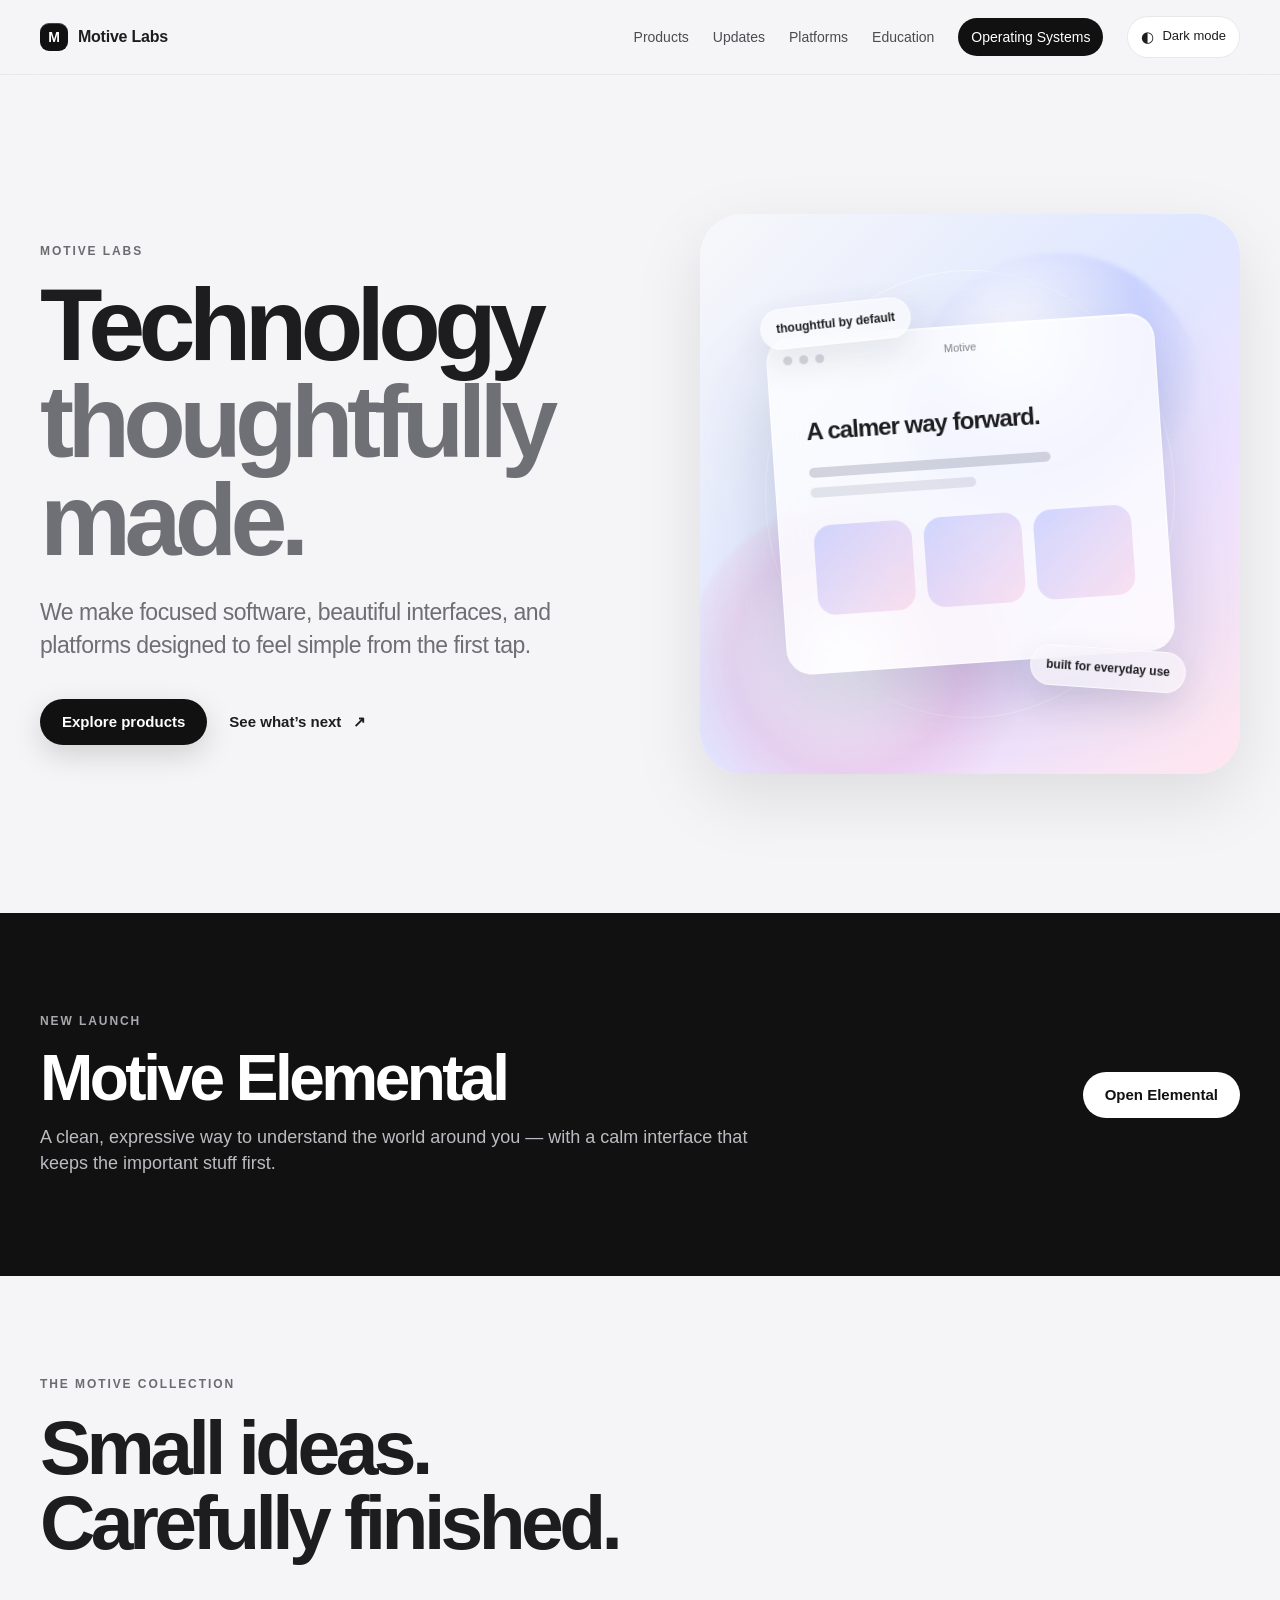
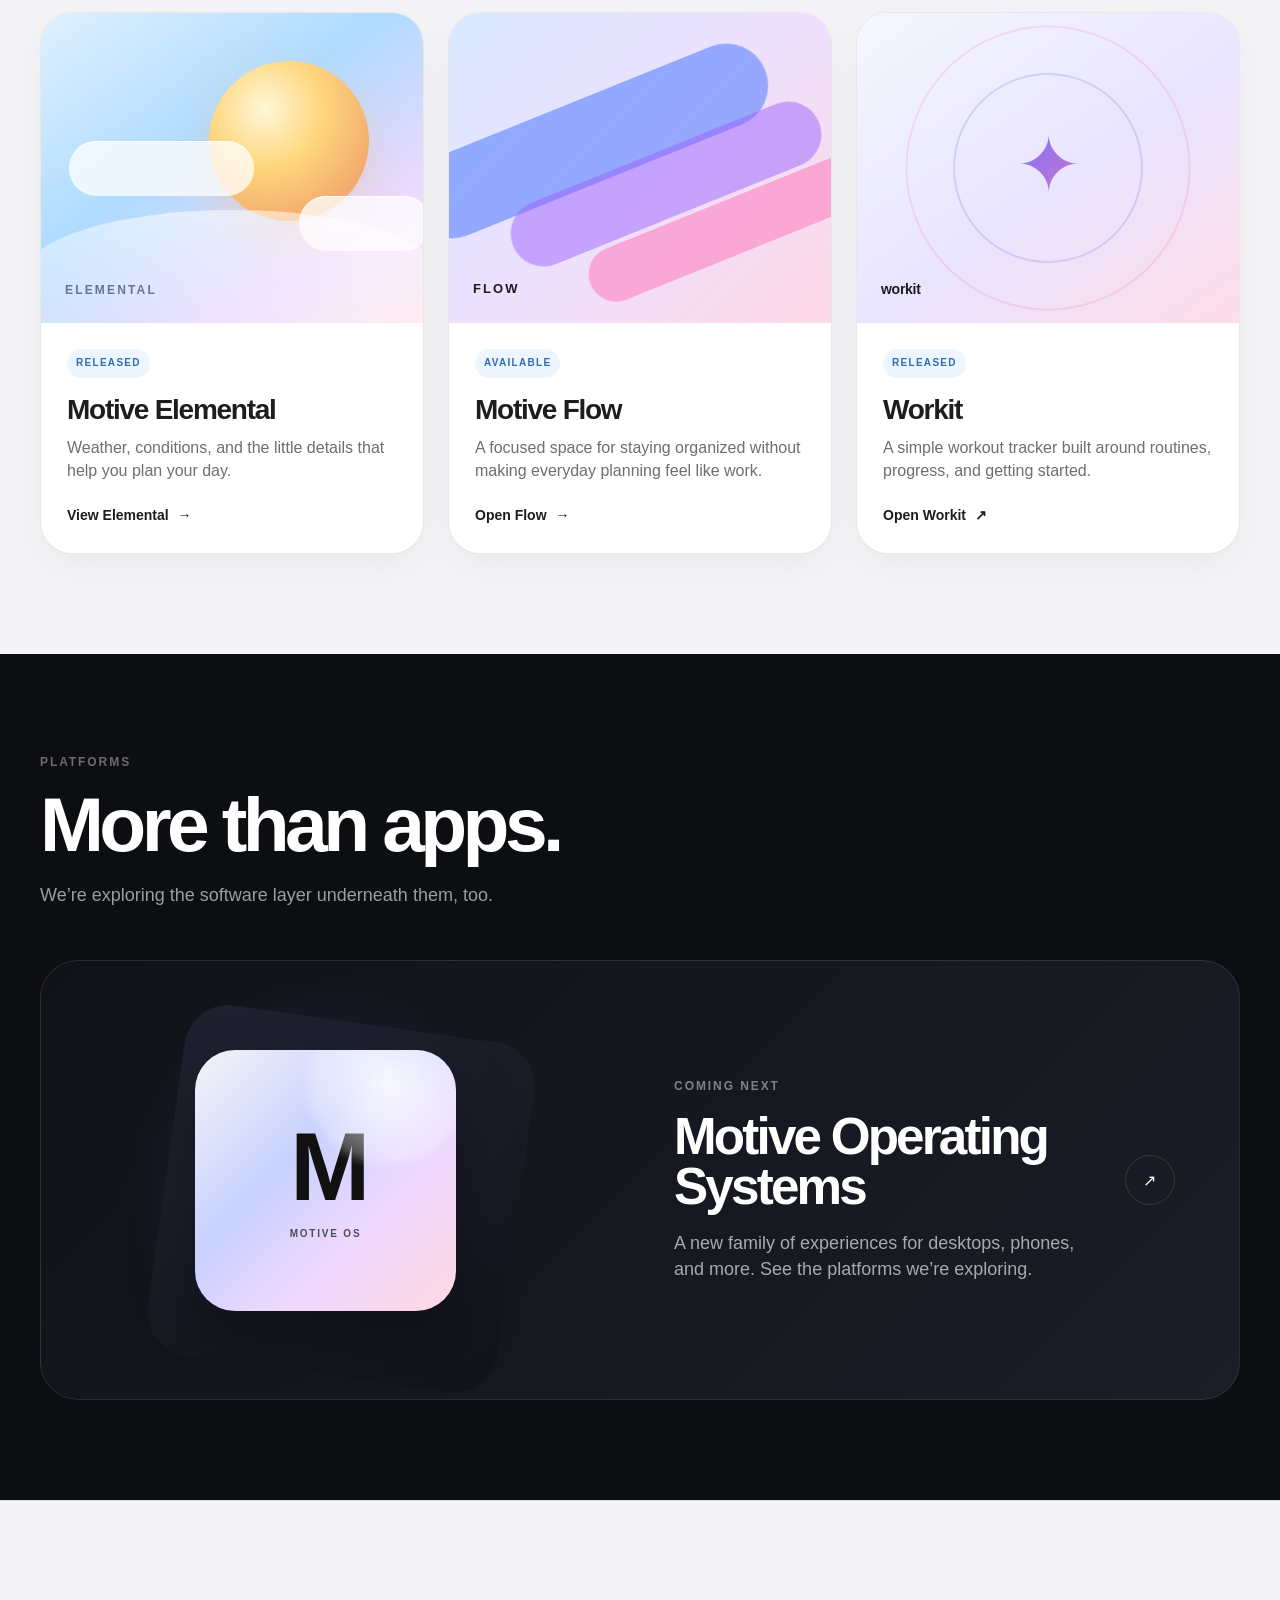
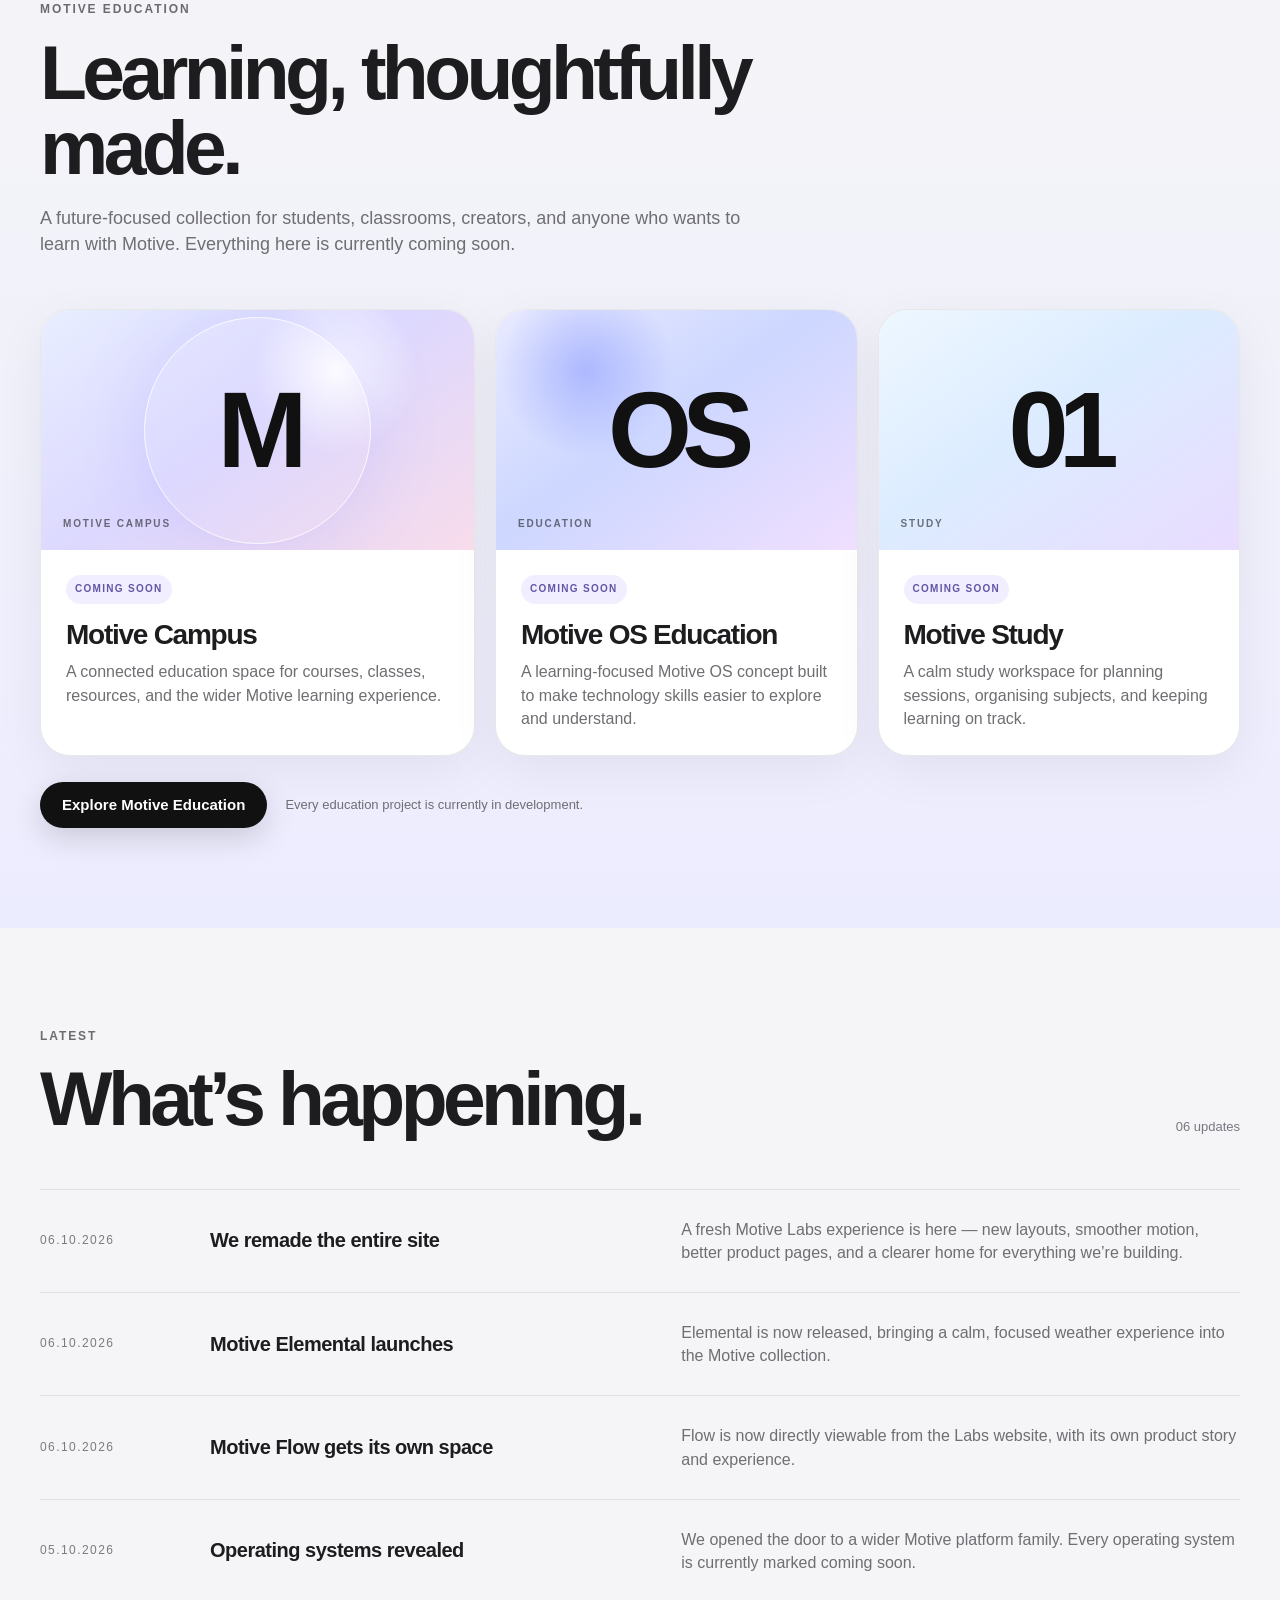
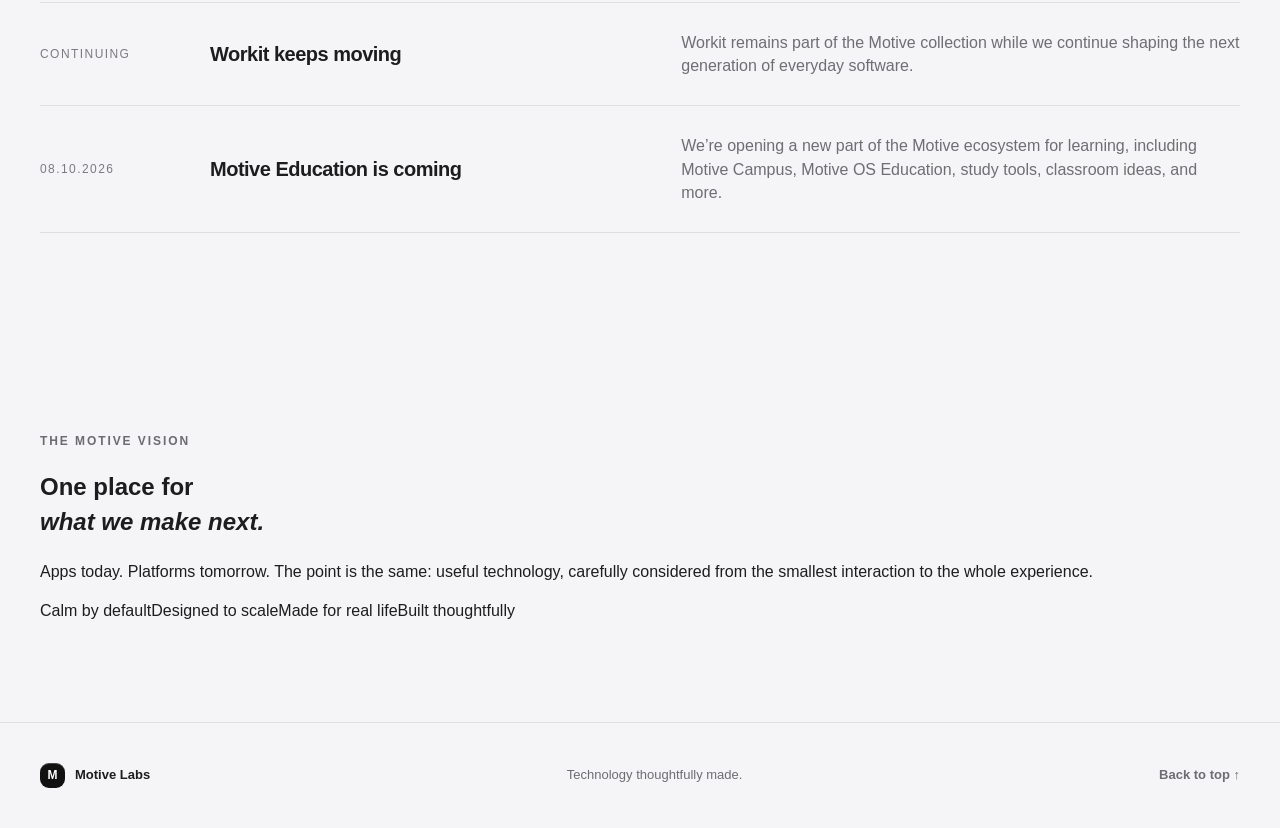
<file: index.html>
<!DOCTYPE html>
<html lang="en">
<head>
  <meta charset="UTF-8" />
  <meta name="viewport" content="width=device-width, initial-scale=1.0" />
  <meta name="theme-color" content="#f5f5f7" id="theme-color" />
  <script>try{const t=localStorage.getItem("motive-theme");if(t)document.documentElement.dataset.theme=t;}catch(e){}</script>
  <meta name="description" content="Motive Labs — Technology thoughtfully made." />
  <title>Motive Labs — Technology thoughtfully made</title>
  <link rel="icon" href="favicon.svg" type="image/svg+xml" />
  <link rel="stylesheet" href="styles.css" />
</head>
<body>
  <div class="site-shell">
    <header class="topbar" id="top">
      <a class="brand" href="index.html" aria-label="Motive Labs home">
        <span class="brand-mark">M</span>
        <span>Motive Labs</span>
      </a>
      <button class="nav-toggle" aria-expanded="false" aria-controls="site-nav">Menu</button>
      <nav class="site-nav" id="site-nav">
        <a href="#products">Products</a>
        <a href="#updates">Updates</a>
        <a href="#platforms">Platforms</a>
        <a href="#education">Education</a>
        <a class="nav-pill" href="operating-systems.html">Operating Systems</a>
        <button class="theme-toggle" type="button" aria-label="Toggle dark mode"><span class="theme-icon">◐</span><span class="theme-label">Dark mode</span></button>
      </nav>
    </header>

    <main>
      <section class="hero section-pad">
        <div class="hero-copy">
          <span class="eyebrow">MOTIVE LABS</span>
          <h1>Technology<br /><em>thoughtfully made.</em></h1>
          <p>We make focused software, beautiful interfaces, and platforms designed to feel simple from the first tap.</p>
          <div class="hero-actions">
            <a class="button button-dark" href="#products">Explore products</a>
            <a class="text-link" href="operating-systems.html">See what’s next <span>↗</span></a>
          </div>
        </div>
        <div class="hero-art glass-card" aria-label="Motive Labs product ecosystem preview">
          <div class="orb orb-a"></div>
          <div class="orb orb-b"></div>
          <div class="hero-window">
            <div class="window-bar"><i></i><i></i><i></i><span>Motive</span></div>
            <div class="window-body">
              <div class="mini-heading">A calmer way forward.</div>
              <div class="mini-line wide"></div>
              <div class="mini-line"></div>
              <div class="mini-grid"><span></span><span></span><span></span></div>
            </div>
          </div>
          <div class="floating-chip chip-top">thoughtful by default</div>
          <div class="floating-chip chip-bottom">built for everyday use</div>
        </div>
      </section>

      <section class="launch-banner section-pad">
        <div>
          <span class="eyebrow">NEW LAUNCH</span>
          <h2>Motive Elemental</h2>
          <p>A clean, expressive way to understand the world around you — with a calm interface that keeps the important stuff first.</p>
        </div>
        <a href="elemental.html" class="button button-light">Open Elemental</a>
      </section>

      <section class="section-pad" id="products">
        <div class="section-heading">
          <span class="eyebrow">THE MOTIVE COLLECTION</span>
          <h2>Small ideas.<br />Carefully finished.</h2>
        </div>
        <div class="product-grid" id="elemental">
          <article class="product-card elemental-card">
            <div class="product-image elemental-visual">
              <div class="elemental-sun"></div>
              <div class="elemental-cloud cloud-one"></div>
              <div class="elemental-cloud cloud-two"></div>
              <div class="elemental-horizon"></div>
              <div class="elemental-label">ELEMENTAL</div>
            </div>
            <div class="product-copy">
              <span class="status status-live">RELEASED</span>
              <h3>Motive Elemental</h3>
              <p>Weather, conditions, and the little details that help you plan your day.</p>
              <a class="card-link" href="elemental.html">View Elemental <span>→</span></a>
            </div>
          </article>

          <article class="product-card">
            <div class="product-image flow-visual">
              <div class="flow-ribbon r1"></div>
              <div class="flow-ribbon r2"></div>
              <div class="flow-ribbon r3"></div>
              <div class="flow-badge">FLOW</div>
            </div>
            <div class="product-copy">
              <span class="status status-live">AVAILABLE</span>
              <h3>Motive Flow</h3>
              <p>A focused space for staying organized without making everyday planning feel like work.</p>
              <a class="card-link" href="flow.html">Open Flow <span>→</span></a>
            </div>
          </article>

          <article class="product-card">
            <div class="product-image workit-visual">
              <div class="workit-ring ring-a"></div>
              <div class="workit-ring ring-b"></div>
              <div class="workit-figure">✦</div>
              <div class="workit-name">workit</div>
            </div>
            <div class="product-copy">
              <span class="status status-live">RELEASED</span>
              <h3>Workit</h3>
              <p>A simple workout tracker built around routines, progress, and getting started.</p>
              <a class="card-link" href="https://kade-svg.github.io/Workit/" target="_blank" rel="noopener">Open Workit <span>↗</span></a>
            </div>
          </article>
        </div>
      </section>

      <section class="section-pad dark-section" id="platforms">
        <div class="section-heading dark-heading">
          <span class="eyebrow">PLATFORMS</span>
          <h2>More than apps.</h2>
          <p>We’re exploring the software layer underneath them, too.</p>
        </div>
        <a class="os-teaser" href="operating-systems.html" aria-label="Explore Motive Labs operating systems">
          <div class="os-teaser-art">
            <div class="os-tile-back"></div>
            <div class="os-tile">
              <div class="os-glow"></div>
              <div class="os-symbol">M</div>
              <span>MOTIVE OS</span>
            </div>
          </div>
          <div class="os-teaser-copy">
            <div>
              <span class="eyebrow">COMING NEXT</span>
              <h3>Motive Operating Systems</h3>
              <p>A new family of experiences for desktops, phones, and more. See the platforms we’re exploring.</p>
            </div>
            <span class="round-arrow">↗</span>
          </div>
        </a>
      </section>



      <section class="section-pad education-teaser" id="education">
        <div class="section-heading education-heading">
          <span class="eyebrow">MOTIVE EDUCATION</span>
          <h2>Learning, thoughtfully made.</h2>
          <p>A future-focused collection for students, classrooms, creators, and anyone who wants to learn with Motive. Everything here is currently coming soon.</p>
        </div>
        <div class="education-preview-grid">
          <article class="education-preview-card education-preview-featured">
            <div class="education-preview-art education-art-campus"><span>M</span><small>MOTIVE CAMPUS</small></div>
            <div class="education-preview-copy">
              <span class="status status-education">COMING SOON</span>
              <h3>Motive Campus</h3>
              <p>A connected education space for courses, classes, resources, and the wider Motive learning experience.</p>
            </div>
          </article>
          <article class="education-preview-card">
            <div class="education-preview-art education-art-os"><span>OS</span><small>EDUCATION</small></div>
            <div class="education-preview-copy">
              <span class="status status-education">COMING SOON</span>
              <h3>Motive OS Education</h3>
              <p>A learning-focused Motive OS concept built to make technology skills easier to explore and understand.</p>
            </div>
          </article>
          <article class="education-preview-card">
            <div class="education-preview-art education-art-study"><span>01</span><small>STUDY</small></div>
            <div class="education-preview-copy">
              <span class="status status-education">COMING SOON</span>
              <h3>Motive Study</h3>
              <p>A calm study workspace for planning sessions, organising subjects, and keeping learning on track.</p>
            </div>
          </article>
        </div>
        <div class="education-teaser-action">
          <a class="button button-dark" href="education.html">Explore Motive Education</a>
          <span>Every education project is currently in development.</span>
        </div>
      </section>

      <section class="section-pad" id="updates">
        <div class="section-heading inline-heading">
          <div>
            <span class="eyebrow">LATEST</span>
            <h2>What’s happening.</h2>
          </div>
          <span class="update-count" id="update-count">05 updates</span>
        </div>
        <div class="updates-list">
          <article class="update-row"><span>06.10.2026</span><strong>We remade the entire site</strong><p>A fresh Motive Labs experience is here — new layouts, smoother motion, better product pages, and a clearer home for everything we’re building.</p></article>
          <article class="update-row"><span>06.10.2026</span><strong>Motive Elemental launches</strong><p>Elemental is now released, bringing a calm, focused weather experience into the Motive collection.</p></article>
          <article class="update-row"><span>06.10.2026</span><strong>Motive Flow gets its own space</strong><p>Flow is now directly viewable from the Labs website, with its own product story and experience.</p></article>
          <article class="update-row"><span>05.10.2026</span><strong>Operating systems revealed</strong><p>We opened the door to a wider Motive platform family. Every operating system is currently marked coming soon.</p></article>
          <article class="update-row"><span>Continuing</span><strong>Workit keeps moving</strong><p>Workit remains part of the Motive collection while we continue shaping the next generation of everyday software.</p></article>
          <article class="update-row"><span>08.10.2026</span><strong>Motive Education is coming</strong><p>We’re opening a new part of the Motive ecosystem for learning, including Motive Campus, Motive OS Education, study tools, classroom ideas, and more.</p></article>
        </div>
      </section>
      <section class="section-pad vision-strip">
        <div class="vision-copy">
          <span class="eyebrow">THE MOTIVE VISION</span>
          <h2>One place for<br /><em>what we make next.</em></h2>
          <p>Apps today. Platforms tomorrow. The point is the same: useful technology, carefully considered from the smallest interaction to the whole experience.</p>
        </div>
        <div class="vision-pills" aria-label="Motive Labs principles">
          <span>Calm by default</span><span>Designed to scale</span><span>Made for real life</span><span>Built thoughtfully</span>
        </div>
      </section>

    </main>

    <footer class="footer section-pad">
      <div class="footer-brand"><span class="brand-mark">M</span><span>Motive Labs</span></div>
      <p>Technology thoughtfully made.</p>
      <a href="#top">Back to top ↑</a>
    </footer>
  </div>
  <script src="script.js"></script>
</body>
</html>
</file>
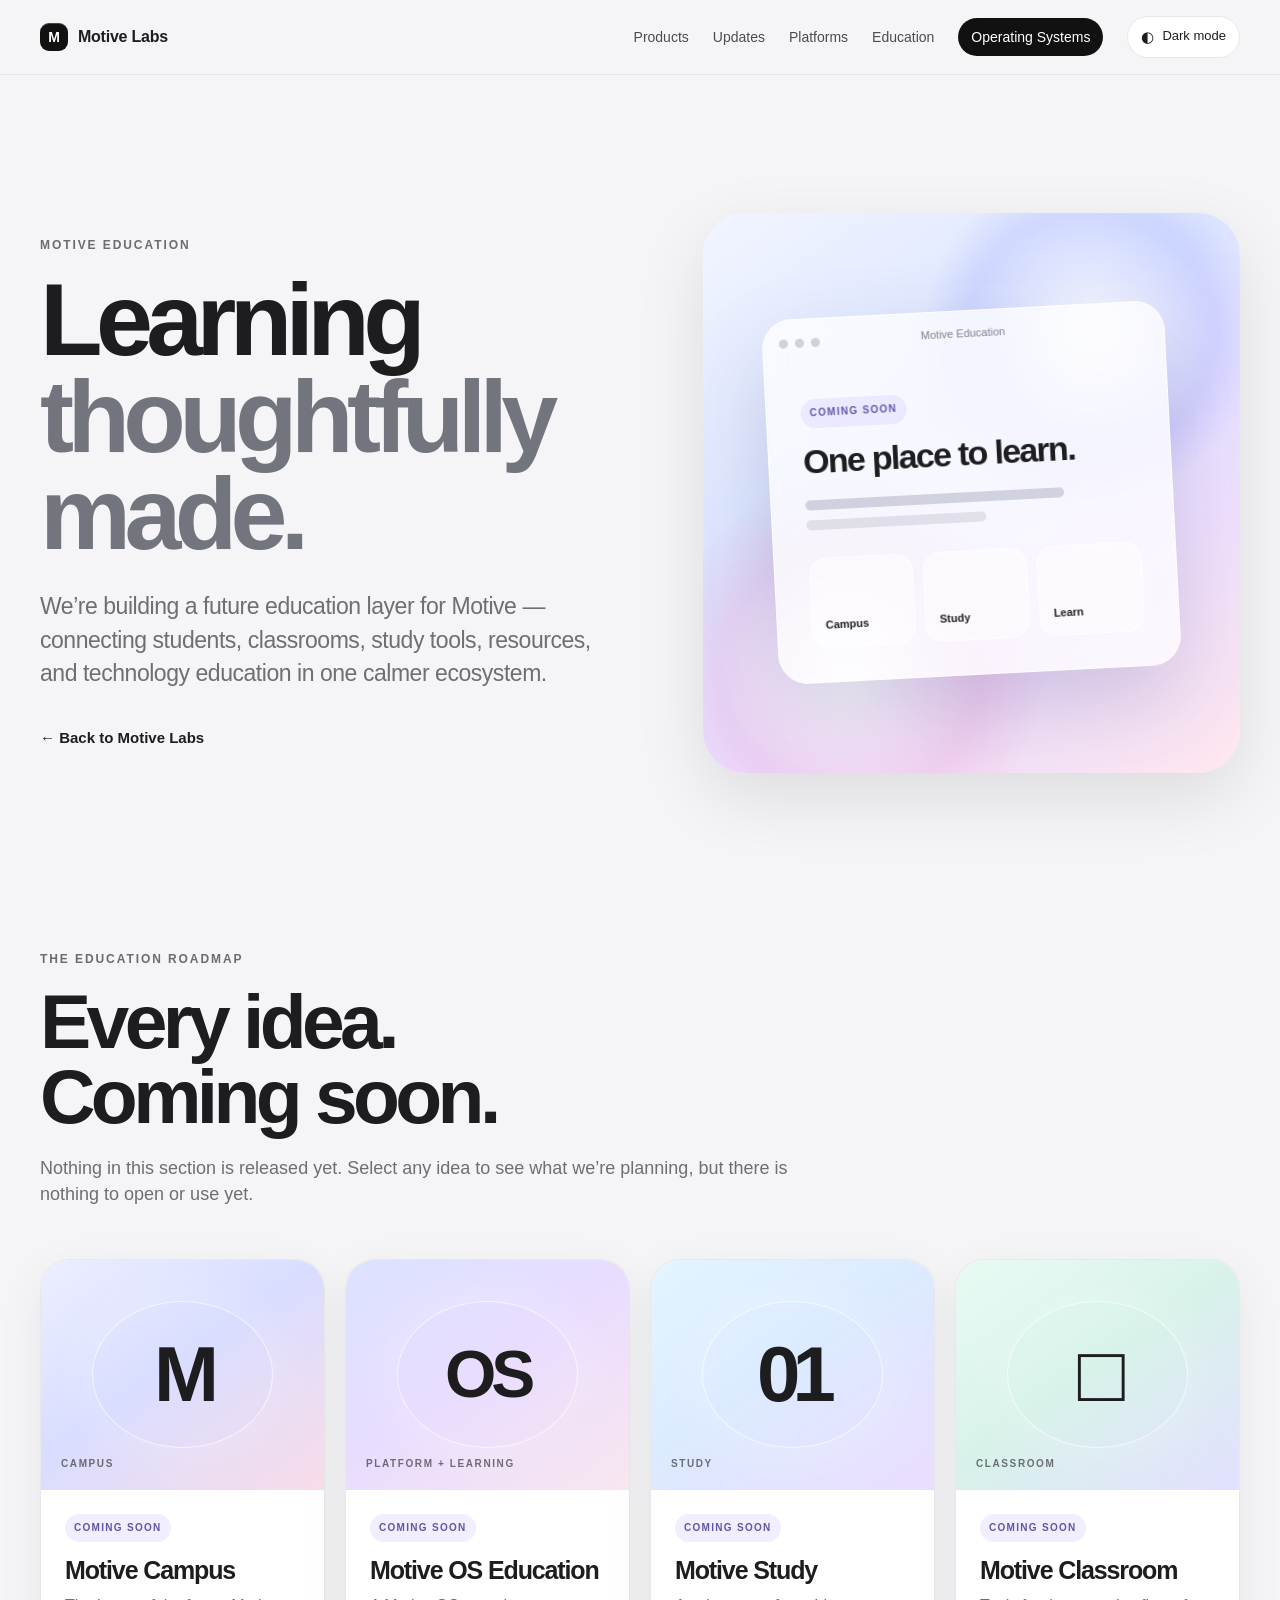
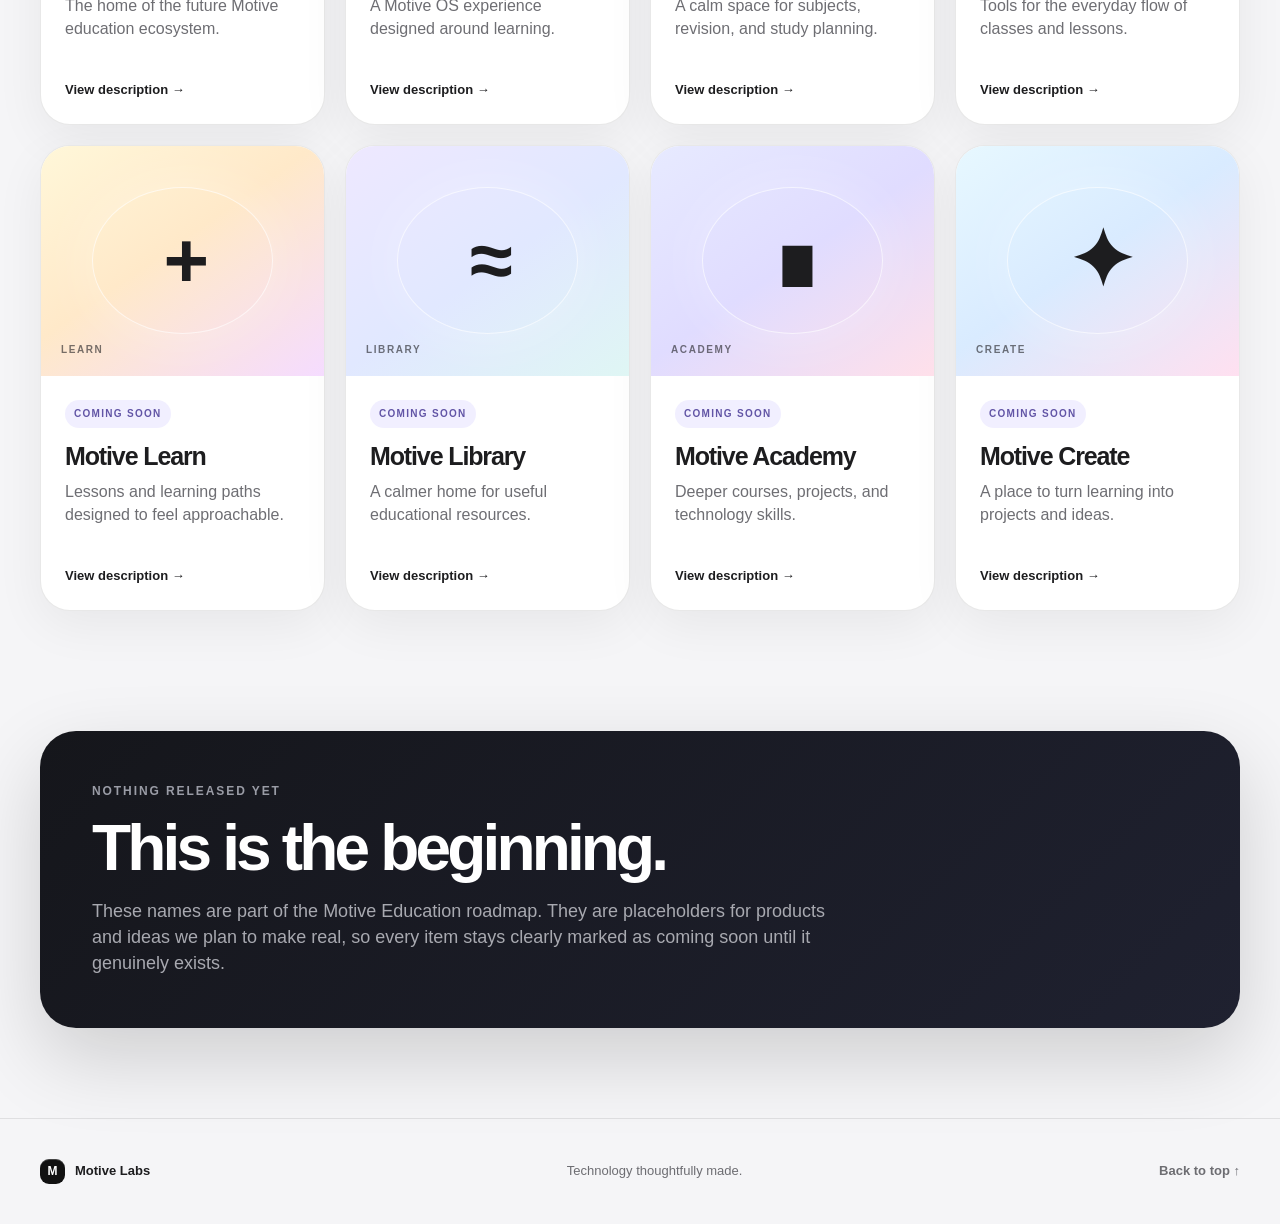
<file: education.html>
<!DOCTYPE html>
<html lang="en">
<head>
  <meta charset="UTF-8" />
  <meta name="viewport" content="width=device-width, initial-scale=1.0" />
  <meta name="theme-color" content="#f5f5f7" id="theme-color" />
  <script>try{const t=localStorage.getItem("motive-theme");if(t)document.documentElement.dataset.theme=t;}catch(e){}</script>
  <meta name="description" content="Motive Education — learning products and platforms from Motive Labs, all coming soon." />
  <title>Motive Education — Motive Labs</title>
  <link rel="icon" href="favicon.svg" type="image/svg+xml" />
  <link rel="stylesheet" href="styles.css" />
</head>
<body class="education-page">
  <div class="education-shell">
    <header class="topbar" id="top">
      <a class="brand" href="index.html" aria-label="Motive Labs home"><span class="brand-mark">M</span><span>Motive Labs</span></a>
      <button class="nav-toggle" aria-expanded="false" aria-controls="site-nav">Menu</button>
      <nav class="site-nav" id="site-nav">
        <a href="index.html#products">Products</a>
        <a href="index.html#updates">Updates</a>
        <a href="index.html#platforms">Platforms</a>
        <a href="index.html#education">Education</a>
        <a class="nav-pill" href="operating-systems.html">Operating Systems</a>
        <button class="theme-toggle" type="button" aria-label="Toggle dark mode"><span class="theme-icon">◐</span><span class="theme-label">Dark mode</span></button>
      </nav>
    </header>

    <main>
      <section class="education-hero section-pad">
        <div>
          <span class="eyebrow">MOTIVE EDUCATION</span>
          <h1>Learning<br /><em>thoughtfully made.</em></h1>
          <p>We’re building a future education layer for Motive — connecting students, classrooms, study tools, resources, and technology education in one calmer ecosystem.</p>
          <div class="hero-actions">
            <a class="text-link" href="index.html#education">← Back to Motive Labs</a>
          </div>
        </div>
        <div class="education-hero-art" aria-hidden="true">
          <div class="education-hero-glow glow-one"></div>
          <div class="education-hero-glow glow-two"></div>
          <div class="education-hero-window">
            <div class="education-window-top"><i></i><i></i><i></i><span>Motive Education</span></div>
            <div class="education-window-body">
              <span class="status status-education">COMING SOON</span>
              <h2>One place to learn.</h2>
              <div class="education-line wide"></div>
              <div class="education-line"></div>
              <div class="education-mini-grid"><span>Campus</span><span>Study</span><span>Learn</span></div>
            </div>
          </div>
        </div>
      </section>

      <section class="section-pad education-products">
        <div class="section-heading">
          <span class="eyebrow">THE EDUCATION ROADMAP</span>
          <h2>Every idea.<br />Coming soon.</h2>
          <p class="education-lead">Nothing in this section is released yet. Select any idea to see what we’re planning, but there is nothing to open or use yet.</p>
        </div>

        <div class="education-grid">
          <button class="education-page-card education-card-campus" type="button" data-education-title="Motive Campus" data-education-description="A connected education home for courses, classes, resources, announcements, and the wider Motive learning experience. Campus is planned as the centre of the education ecosystem.">
            <div class="education-card-art"><span class="edu-symbol">M</span><small>CAMPUS</small></div>
            <div class="education-card-body"><span class="status status-education">COMING SOON</span><h3>Motive Campus</h3><p>The home of the future Motive education ecosystem.</p><span class="education-details">View description →</span></div>
          </button>

          <button class="education-page-card education-card-os" type="button" data-education-title="Motive OS Education" data-education-description="A learning-focused Motive OS concept for classrooms, school computer rooms, home study, and technology education. It is designed to connect the platform side of Motive with its education goals.">
            <div class="education-card-art"><span class="edu-symbol edu-os">OS</span><small>PLATFORM + LEARNING</small></div>
            <div class="education-card-body"><span class="status status-education">COMING SOON</span><h3>Motive OS Education</h3><p>A Motive OS experience designed around learning.</p><span class="education-details">View description →</span></div>
          </button>

          <button class="education-page-card education-card-study" type="button" data-education-title="Motive Study" data-education-description="A focused study workspace for planning study sessions, organising subjects, keeping track of tasks, and making revision feel less scattered.">
            <div class="education-card-art"><span class="edu-symbol">01</span><small>STUDY</small></div>
            <div class="education-card-body"><span class="status status-education">COMING SOON</span><h3>Motive Study</h3><p>A calm space for subjects, revision, and study planning.</p><span class="education-details">View description →</span></div>
          </button>

          <button class="education-page-card education-card-classroom" type="button" data-education-title="Motive Classroom" data-education-description="A future classroom workspace for teachers and students, with a focus on simple class organisation, shared resources, announcements, and everyday school workflows.">
            <div class="education-card-art"><span class="edu-symbol">□</span><small>CLASSROOM</small></div>
            <div class="education-card-body"><span class="status status-education">COMING SOON</span><h3>Motive Classroom</h3><p>Tools for the everyday flow of classes and lessons.</p><span class="education-details">View description →</span></div>
          </button>

          <button class="education-page-card education-card-learn" type="button" data-education-title="Motive Learn" data-education-description="A future learning platform for structured lessons, bite-sized explainers, guided learning paths, and topic discovery across the Motive ecosystem.">
            <div class="education-card-art"><span class="edu-symbol">+</span><small>LEARN</small></div>
            <div class="education-card-body"><span class="status status-education">COMING SOON</span><h3>Motive Learn</h3><p>Lessons and learning paths designed to feel approachable.</p><span class="education-details">View description →</span></div>
          </button>

          <button class="education-page-card education-card-library" type="button" data-education-title="Motive Library" data-education-description="A resource library concept for notes, references, guides, class materials, templates, and useful learning content — organised so it is easier to find again.">
            <div class="education-card-art"><span class="edu-symbol">≈</span><small>LIBRARY</small></div>
            <div class="education-card-body"><span class="status status-education">COMING SOON</span><h3>Motive Library</h3><p>A calmer home for useful educational resources.</p><span class="education-details">View description →</span></div>
          </button>

          <button class="education-page-card education-card-academy" type="button" data-education-title="Motive Academy" data-education-description="A more advanced learning concept for deeper courses, technology skills, creative workflows, and guided projects that can grow with the learner over time.">
            <div class="education-card-art"><span class="edu-symbol">∎</span><small>ACADEMY</small></div>
            <div class="education-card-body"><span class="status status-education">COMING SOON</span><h3>Motive Academy</h3><p>Deeper courses, projects, and technology skills.</p><span class="education-details">View description →</span></div>
          </button>

          <button class="education-page-card education-card-create" type="button" data-education-title="Motive Create" data-education-description="A future education-focused creation space for projects, presentations, practical work, and showing what you have made while learning.">
            <div class="education-card-art"><span class="edu-symbol">✦</span><small>CREATE</small></div>
            <div class="education-card-body"><span class="status status-education">COMING SOON</span><h3>Motive Create</h3><p>A place to turn learning into projects and ideas.</p><span class="education-details">View description →</span></div>
          </button>
        </div>
      </section>

      <section class="section-pad education-roadmap-note">
        <div class="education-note">
          <span class="eyebrow">NOTHING RELEASED YET</span>
          <h2>This is the beginning.</h2>
          <p>These names are part of the Motive Education roadmap. They are placeholders for products and ideas we plan to make real, so every item stays clearly marked as coming soon until it genuinely exists.</p>
        </div>
      </section>
    </main>

    <footer class="footer section-pad">
      <div class="footer-brand"><span class="brand-mark">M</span><span>Motive Labs</span></div>
      <p>Technology thoughtfully made.</p>
      <a href="#top">Back to top ↑</a>
    </footer>
  </div>

  <div class="education-modal" id="education-modal" aria-hidden="true">
    <div class="education-modal-backdrop" data-modal-close></div>
    <div class="education-modal-card" role="dialog" aria-modal="true" aria-labelledby="education-modal-title">
      <button class="education-modal-close" type="button" aria-label="Close description" data-modal-close>×</button>
      <span class="status status-education">COMING SOON</span>
      <h2 id="education-modal-title" data-modal-title>Coming soon</h2>
      <p data-modal-text>More information will appear here.</p>
      <span class="education-modal-note">There is nothing to open yet.</span>
    </div>
  </div>

  <script src="script.js"></script>
</body>
</html>
</file>
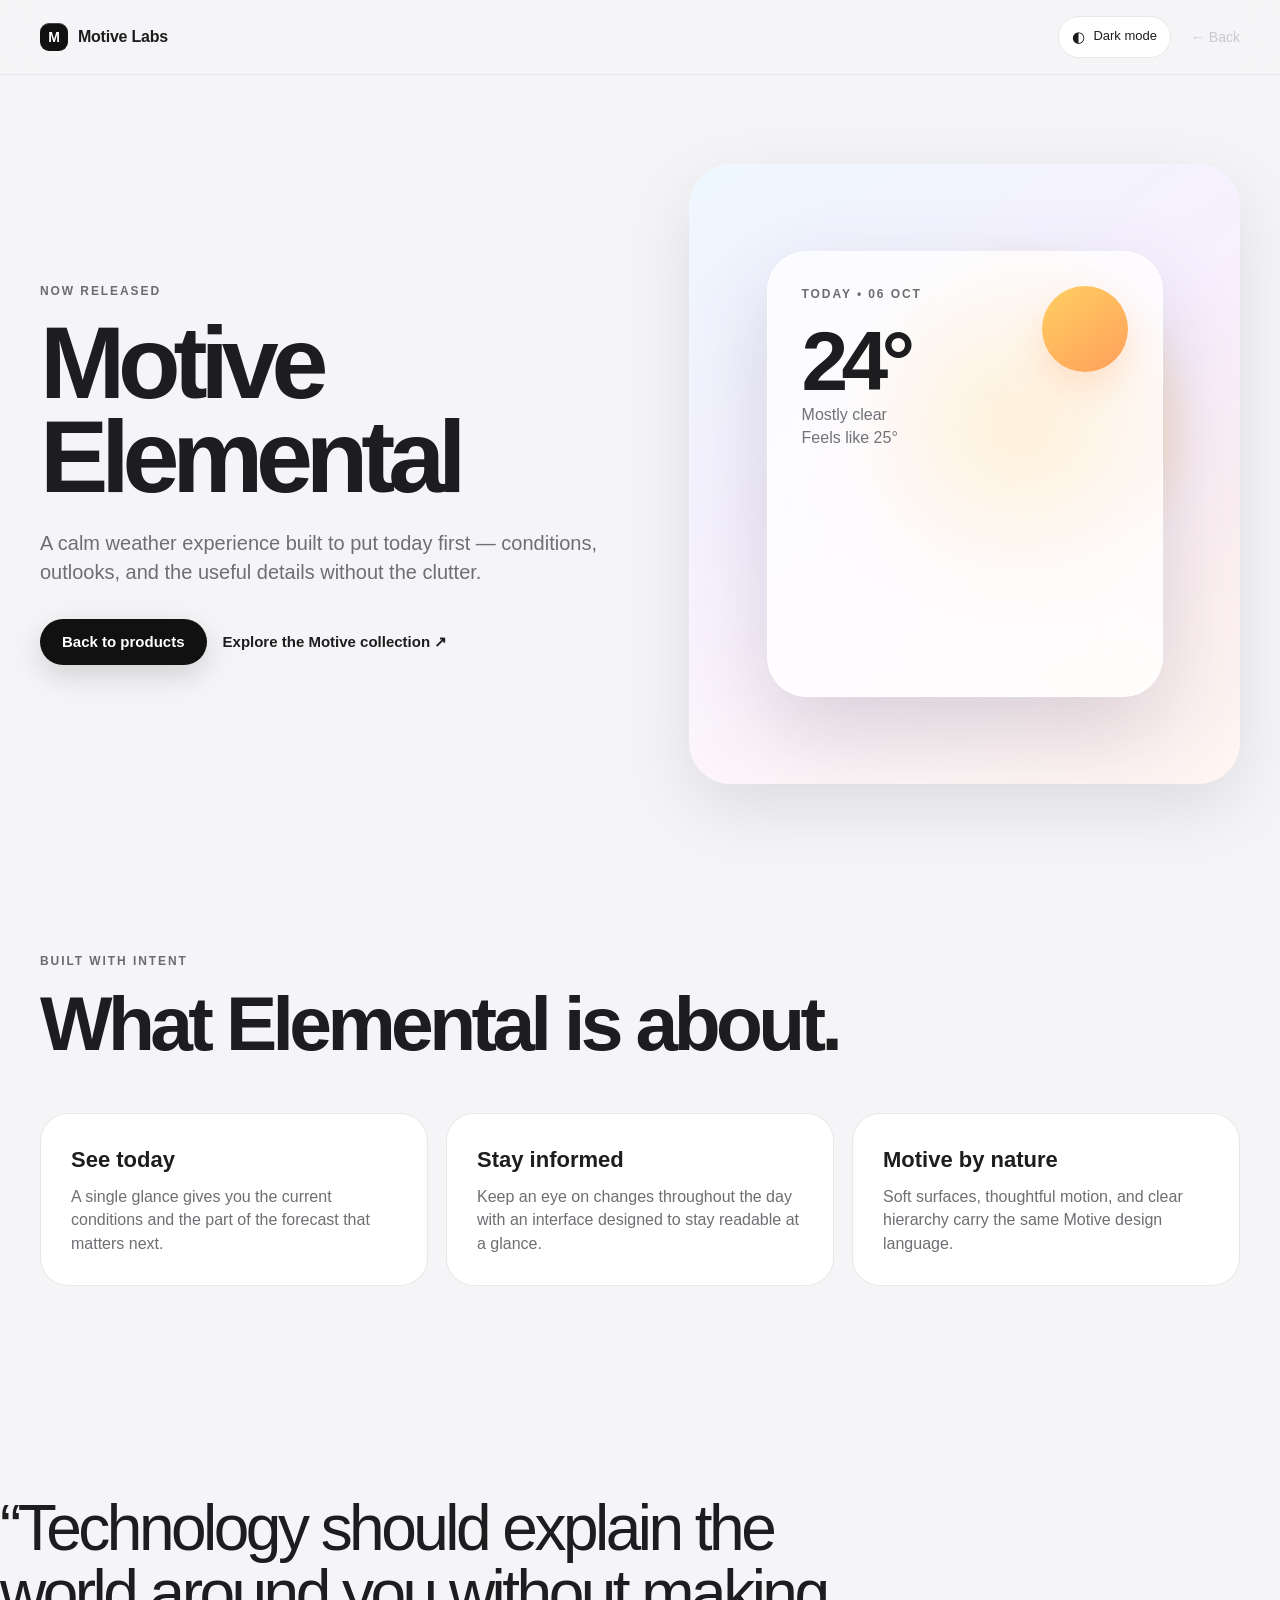
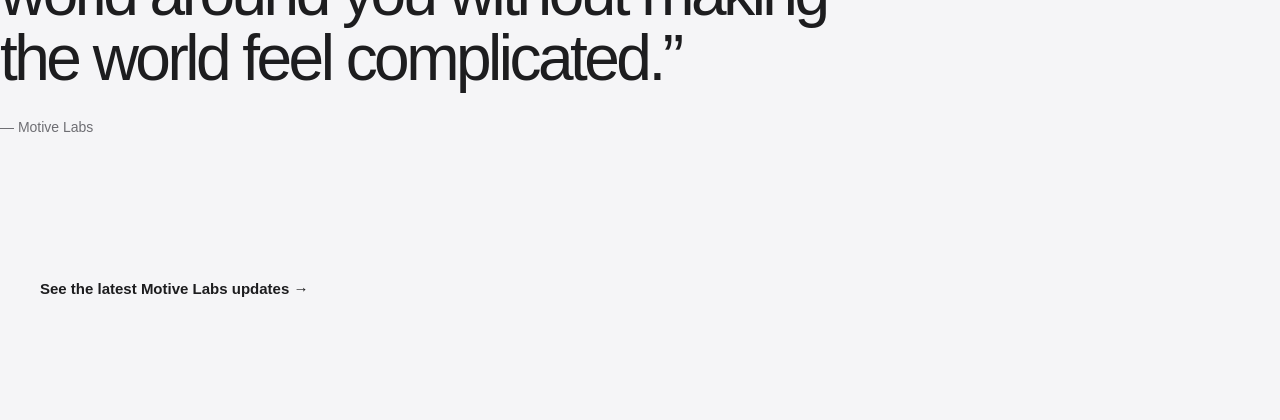
<file: elemental.html>
<!DOCTYPE html><html lang="en"><head><meta charset="UTF-8"><meta name="viewport" content="width=device-width, initial-scale=1.0"><meta name="theme-color" content="#f5f5f7" id="theme-color"><script>try{const t=localStorage.getItem("motive-theme");if(t)document.documentElement.dataset.theme=t;}catch(e){}</script><meta name="description" content="Motive Elemental — Motive Labs."><title>Motive Elemental — Motive Labs</title><link rel="icon" href="favicon.svg" type="image/svg+xml"><link rel="stylesheet" href="styles.css"></head><body class="product-page"><header class="topbar"><a class="brand" href="index.html"><span class="brand-mark">M</span><span>Motive Labs</span></a><div class="product-header"><button class="theme-toggle" type="button" aria-label="Toggle dark mode"><span class="theme-icon">◐</span><span class="theme-label">Dark mode</span></button><a class="back-link" href="index.html">← Back</a></div></header><main class="product-main"><section class="section-pad product-hero"><div><span class="eyebrow">NOW RELEASED</span><h1>Motive<br />Elemental</h1><p>A calm weather experience built to put today first — conditions, outlooks, and the useful details without the clutter.</p><div class="product-actions"><a class="button button-dark" href="index.html#products">Back to products</a><a class="text-link" href="https://kade-svg.github.io/Workit/" target="_blank" rel="noopener">Explore the Motive collection ↗</a></div></div><div class="product-visual elemental-page-visual" aria-label="Motive Elemental preview"><div class="elemental-screen"><div class="mini-weather"><div><div class="eyebrow">TODAY • 06 OCT</div><div class="temp">24°</div><div class="weather-meta">Mostly clear<br />Feels like 25°</div></div><div class="weather-orb"></div></div><div class="mock-chart"><div class="mock-bars"><i style="height:35%"></i><i style="height:58%"></i><i style="height:76%"></i><i style="height:52%"></i><i style="height:82%"></i><i style="height:64%"></i></div></div></div></div></section><section class="section-pad product-highlights"><div class="section-heading"><span class="eyebrow">BUILT WITH INTENT</span><h2>What Elemental is about.</h2></div><div class="highlight-grid"><article class="highlight"><h3>See today</h3><p>A single glance gives you the current conditions and the part of the forecast that matters next.</p></article><article class="highlight"><h3>Stay informed</h3><p>Keep an eye on changes throughout the day with an interface designed to stay readable at a glance.</p></article><article class="highlight"><h3>Motive by nature</h3><p>Soft surfaces, thoughtful motion, and clear hierarchy carry the same Motive design language.</p></article></div></section><section class="section-pad product-quote"><blockquote>“Technology should explain the world around you without making the world feel complicated.”</blockquote><cite>— Motive Labs</cite></section><section class="section-pad product-footer"><a class="text-link" href="index.html#updates">See the latest Motive Labs updates →</a></section></main><script src="script.js"></script></body></html>
</file>
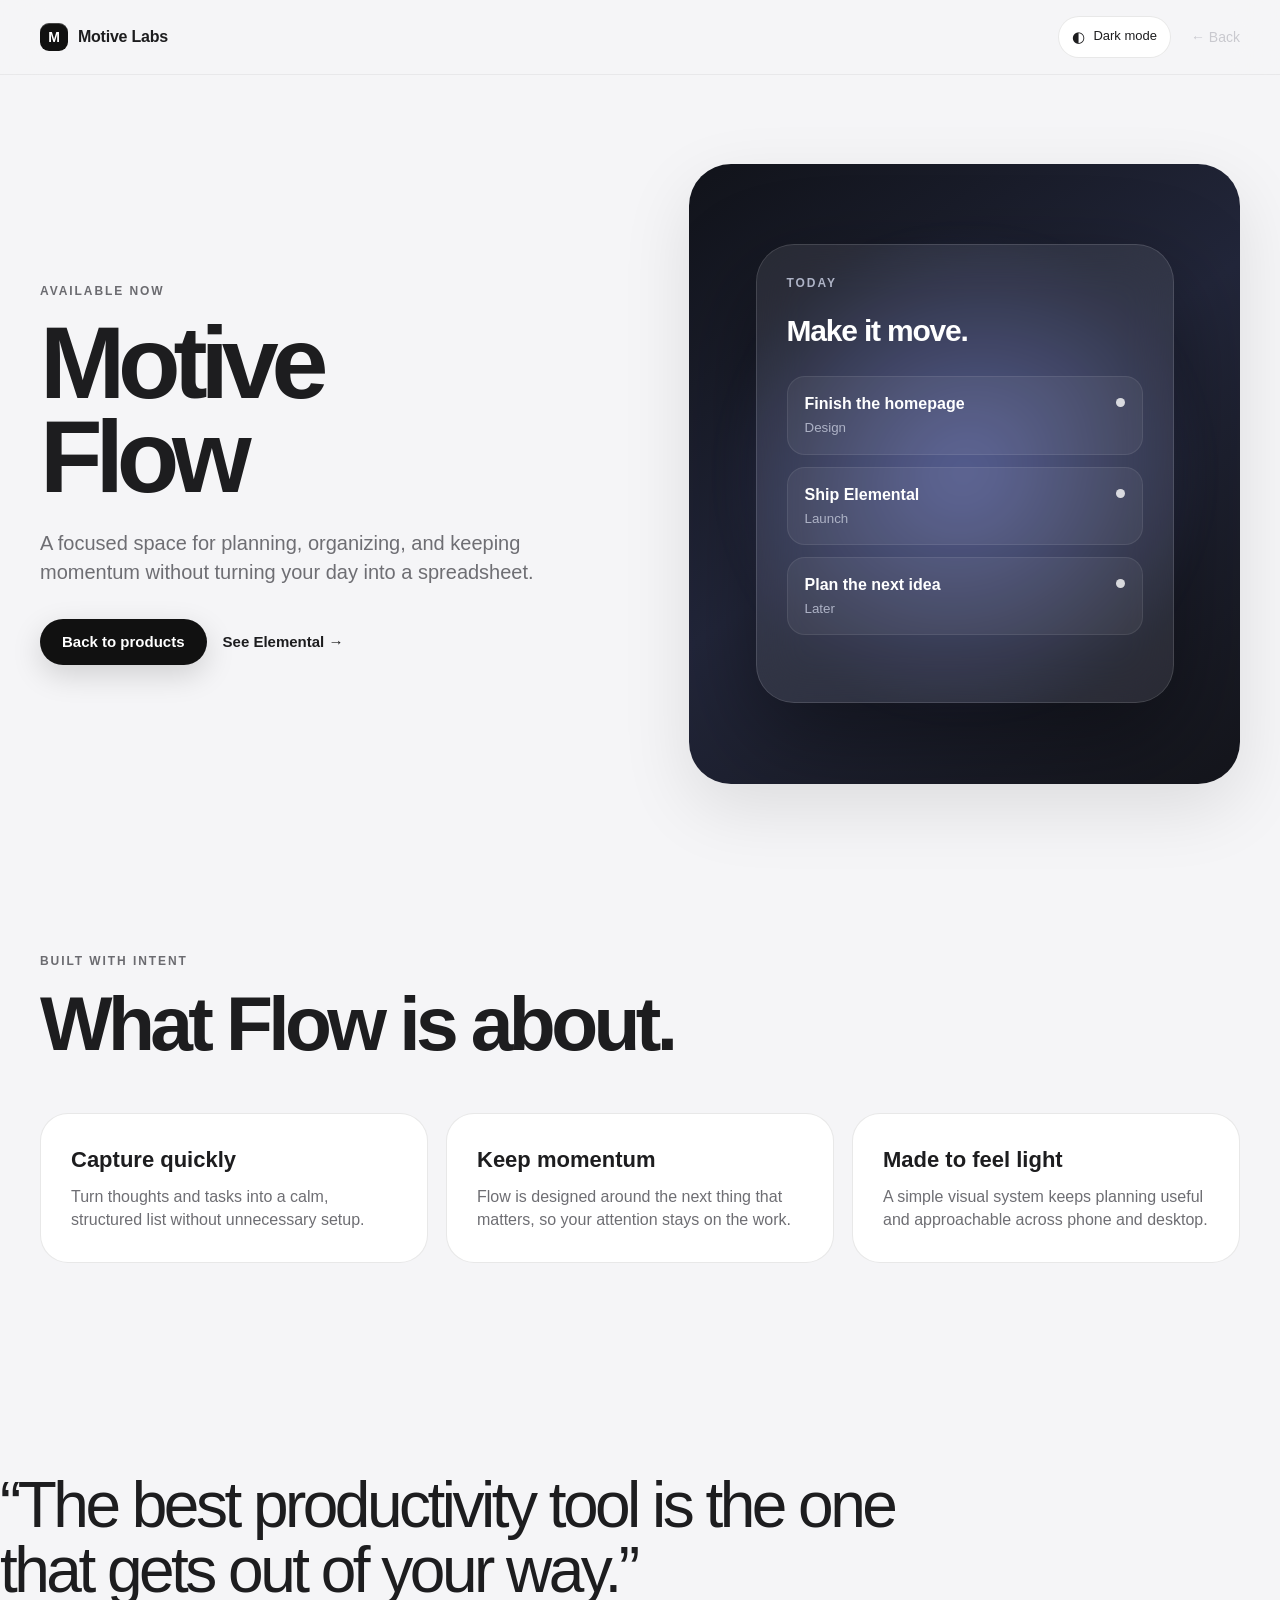
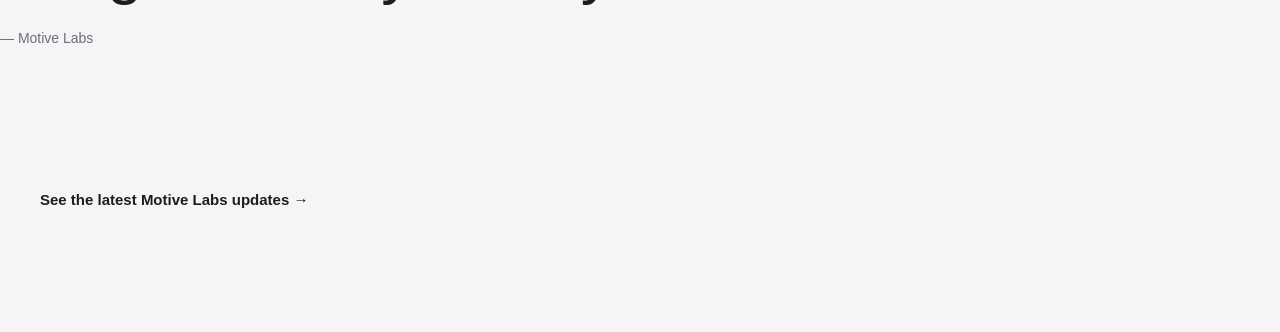
<file: flow.html>
<!DOCTYPE html><html lang="en"><head><meta charset="UTF-8"><meta name="viewport" content="width=device-width, initial-scale=1.0"><meta name="theme-color" content="#f5f5f7" id="theme-color"><script>try{const t=localStorage.getItem("motive-theme");if(t)document.documentElement.dataset.theme=t;}catch(e){}</script><meta name="description" content="Motive Flow — Motive Labs."><title>Motive Flow — Motive Labs</title><link rel="icon" href="favicon.svg" type="image/svg+xml"><link rel="stylesheet" href="styles.css"></head><body class="product-page"><header class="topbar"><a class="brand" href="index.html"><span class="brand-mark">M</span><span>Motive Labs</span></a><div class="product-header"><button class="theme-toggle" type="button" aria-label="Toggle dark mode"><span class="theme-icon">◐</span><span class="theme-label">Dark mode</span></button><a class="back-link" href="index.html">← Back</a></div></header><main class="product-main"><section class="section-pad product-hero"><div><span class="eyebrow">AVAILABLE NOW</span><h1>Motive<br />Flow</h1><p>A focused space for planning, organizing, and keeping momentum without turning your day into a spreadsheet.</p><div class="product-actions"><a class="button button-dark" href="index.html#products">Back to products</a><a class="text-link" href="elemental.html">See Elemental →</a></div></div><div class="product-visual flow-page-visual" aria-label="Motive Flow preview"><div class="flow-ui"><div class="eyebrow" style="color:#aeb3c6">TODAY</div><h2>Make it move.</h2><div class="flow-list"><div class="flow-item"><span><strong>Finish the homepage</strong><br /><small>Design</small></span><span class="flow-dot"></span></div><div class="flow-item"><span><strong>Ship Elemental</strong><br /><small>Launch</small></span><span class="flow-dot"></span></div><div class="flow-item"><span><strong>Plan the next idea</strong><br /><small>Later</small></span><span class="flow-dot"></span></div></div></div></div></section><section class="section-pad product-highlights"><div class="section-heading"><span class="eyebrow">BUILT WITH INTENT</span><h2>What Flow is about.</h2></div><div class="highlight-grid"><article class="highlight"><h3>Capture quickly</h3><p>Turn thoughts and tasks into a calm, structured list without unnecessary setup.</p></article><article class="highlight"><h3>Keep momentum</h3><p>Flow is designed around the next thing that matters, so your attention stays on the work.</p></article><article class="highlight"><h3>Made to feel light</h3><p>A simple visual system keeps planning useful and approachable across phone and desktop.</p></article></div></section><section class="section-pad product-quote"><blockquote>“The best productivity tool is the one that gets out of your way.”</blockquote><cite>— Motive Labs</cite></section><section class="section-pad product-footer"><a class="text-link" href="index.html#updates">See the latest Motive Labs updates →</a></section></main><script src="script.js"></script></body></html>
</file>
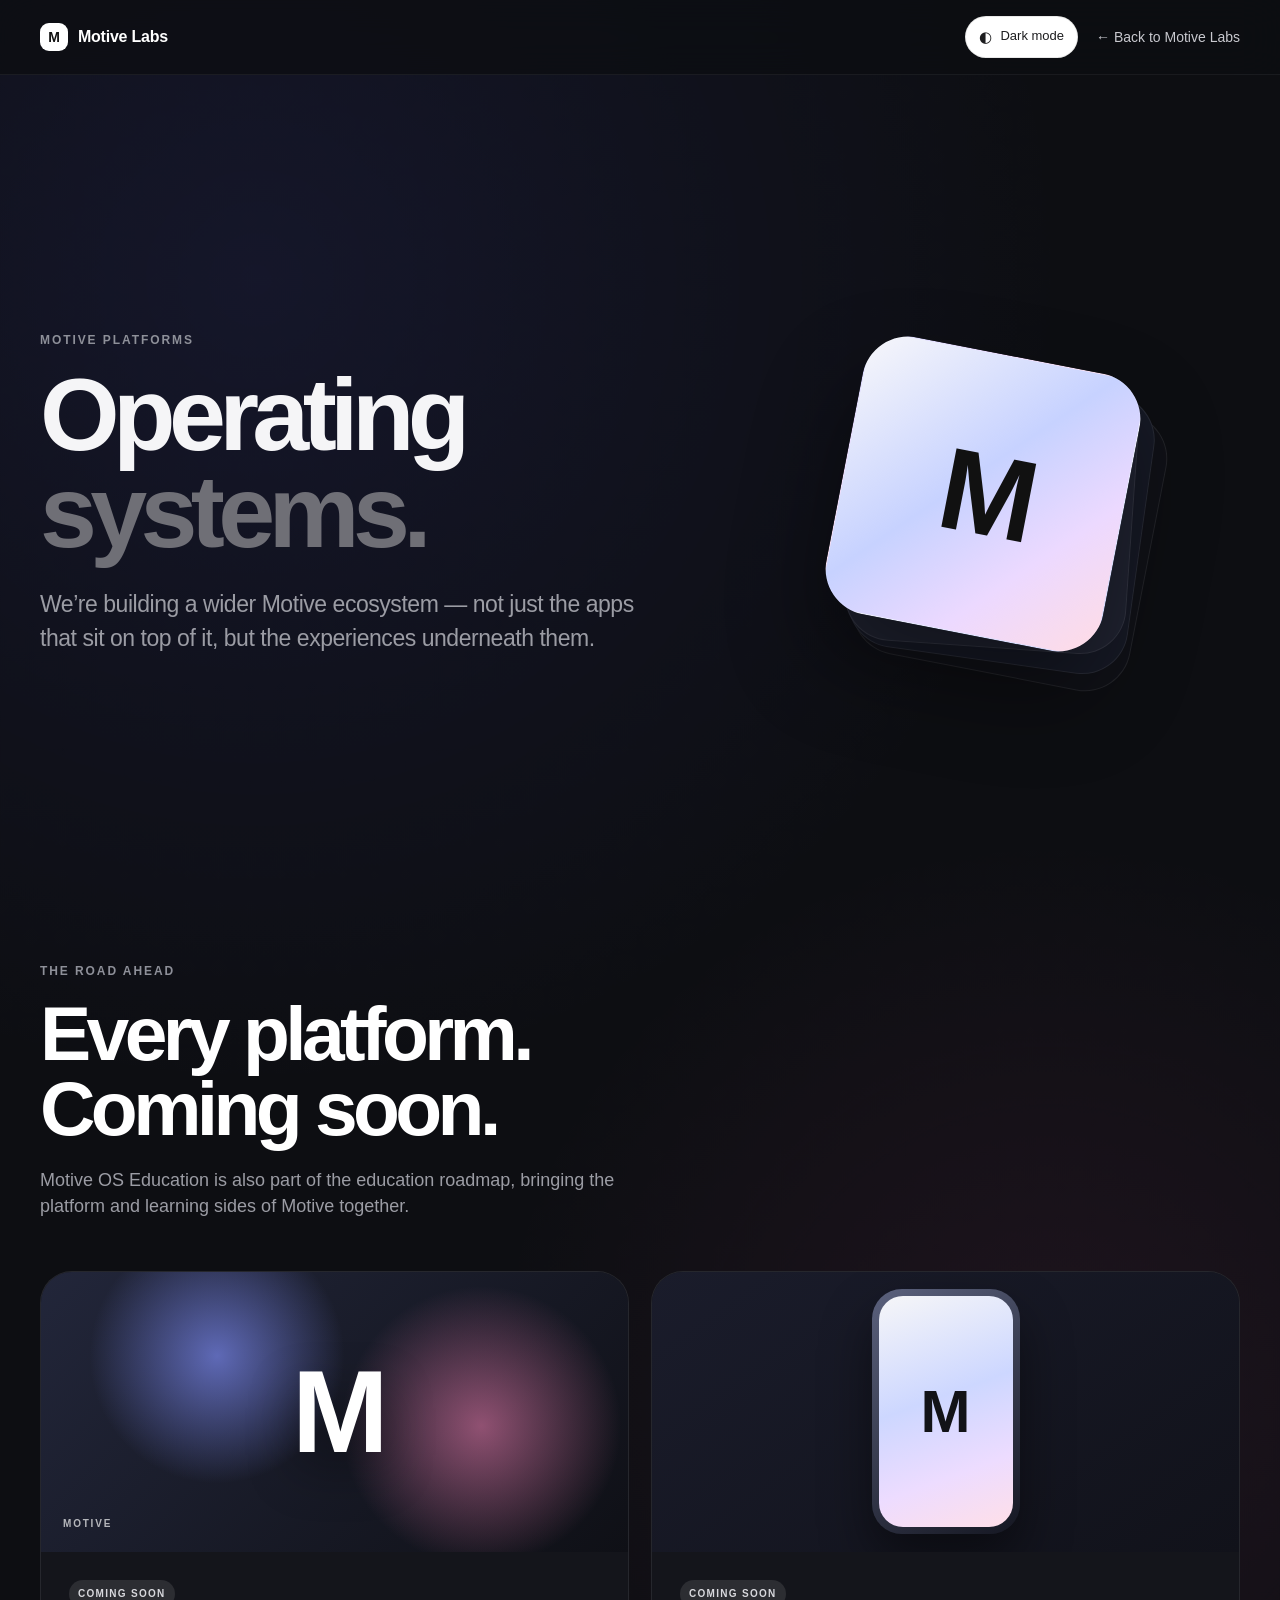
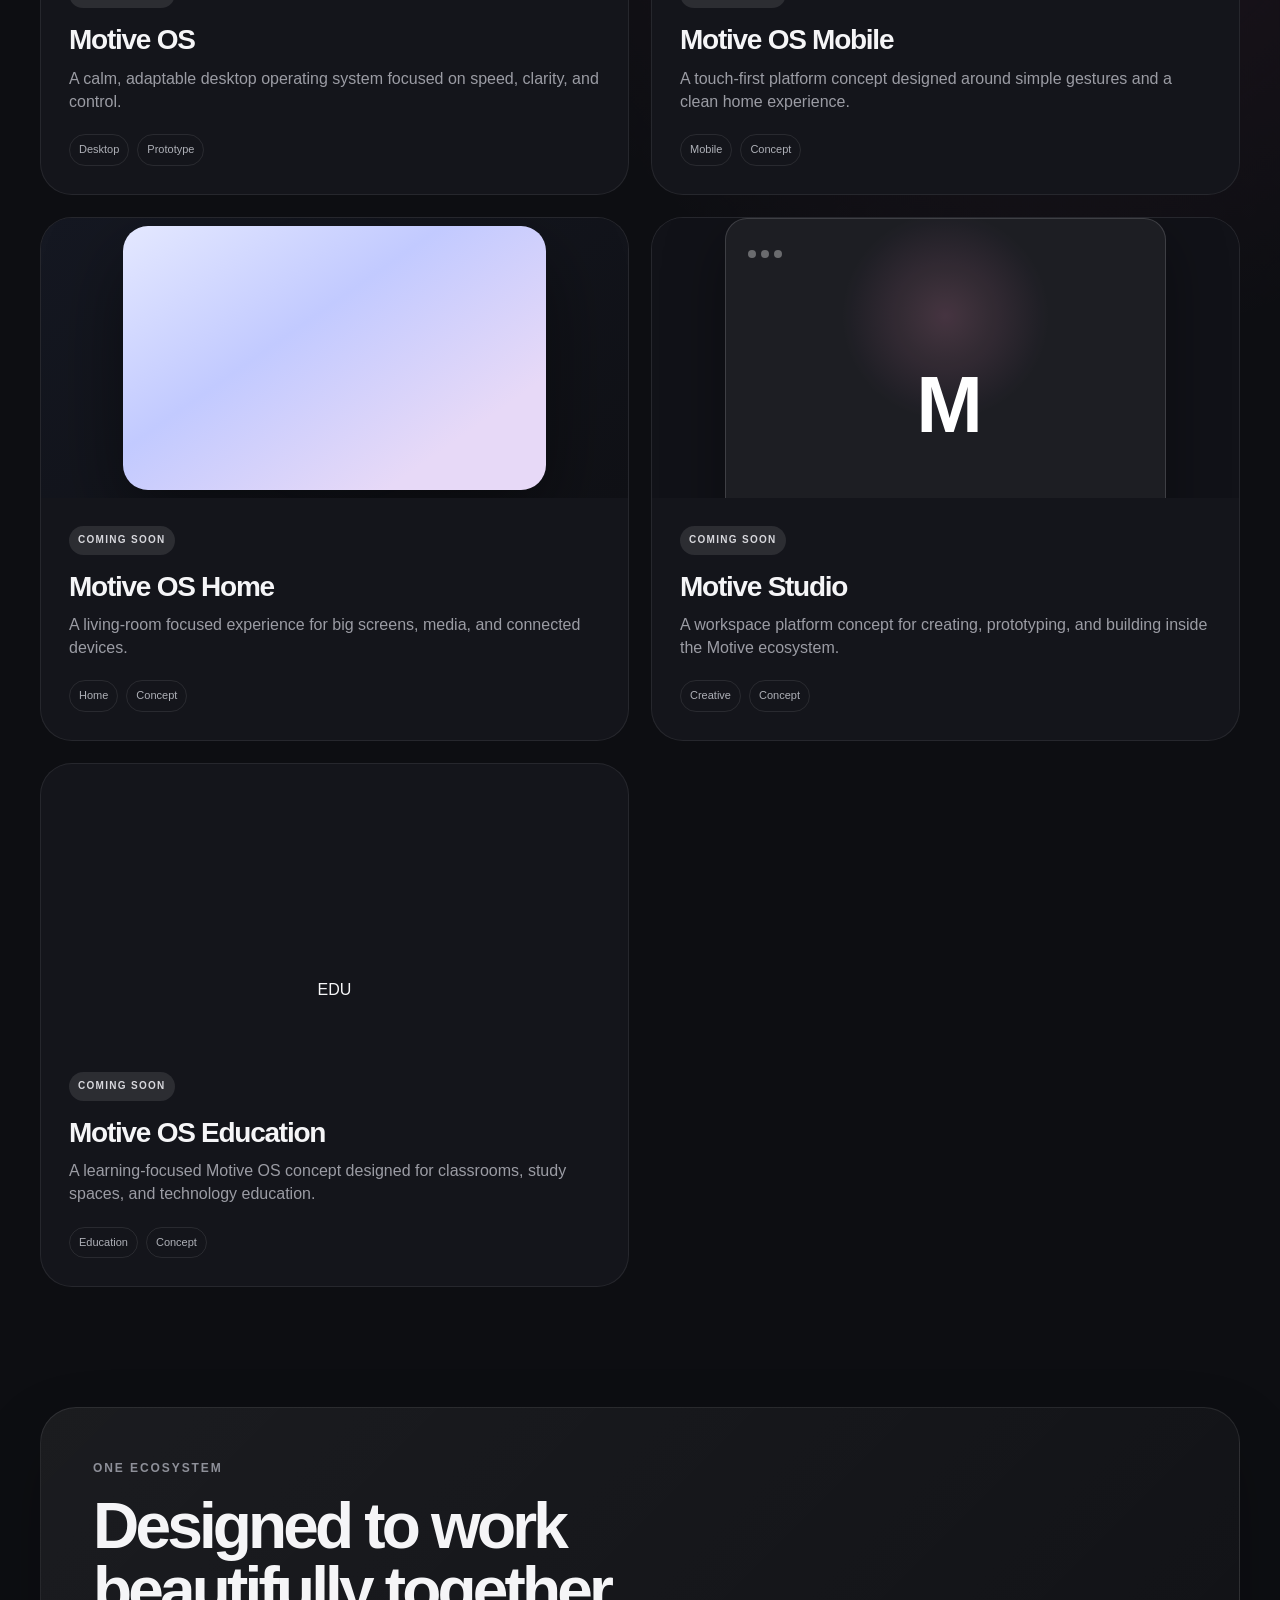
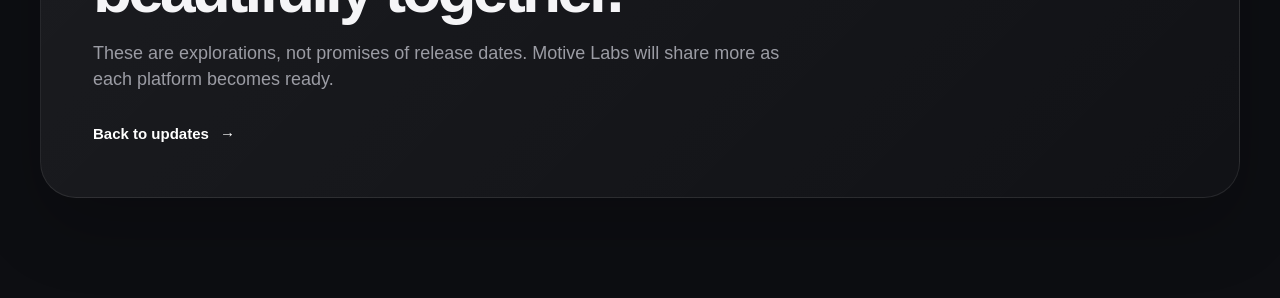
<file: operating-systems.html>
<!DOCTYPE html>
<html lang="en">
<head>
  <meta charset="UTF-8" />
  <meta name="viewport" content="width=device-width, initial-scale=1.0" />
  <meta name="theme-color" content="#0d0e12" id="theme-color" />
  <script>try{const t=localStorage.getItem("motive-theme");if(t)document.documentElement.dataset.theme=t;}catch(e){}</script>
  <meta name="description" content="Motive Labs operating systems — coming soon." />
  <title>Operating Systems — Motive Labs</title>
  <link rel="icon" href="favicon.svg" type="image/svg+xml" />
  <link rel="stylesheet" href="styles.css" />
</head>
<body class="os-page">
  <div class="os-shell">
    <header class="topbar topbar-dark">
      <a class="brand brand-light" href="index.html"><span class="brand-mark">M</span><span>Motive Labs</span></a>
      <div class="os-header-actions"><button class="theme-toggle theme-toggle-dark" type="button" aria-label="Toggle dark mode"><span class="theme-icon">◐</span><span class="theme-label">Light mode</span></button><a class="back-link" href="index.html">← Back to Motive Labs</a></div>
    </header>

    <main>
      <section class="os-hero section-pad">
        <div class="os-hero-copy">
          <span class="eyebrow">MOTIVE PLATFORMS</span>
          <h1>Operating<br /><em>systems.</em></h1>
          <p>We’re building a wider Motive ecosystem — not just the apps that sit on top of it, but the experiences underneath them.</p>
        </div>
        <div class="os-hero-shape" aria-hidden="true">
          <div class="layer layer-4"></div>
          <div class="layer layer-3"></div>
          <div class="layer layer-2"></div>
          <div class="layer layer-1"><span>M</span></div>
        </div>
      </section>

      <section class="section-pad os-products">
        <div class="section-heading dark-heading">
          <span class="eyebrow">THE ROAD AHEAD</span>
          <h2>Every platform.<br />Coming soon.</h2>
          <p>Motive OS Education is also part of the education roadmap, bringing the platform and learning sides of Motive together.</p>
        </div>
        <div class="os-grid">
          <article class="os-card featured-os">
            <div class="os-card-art aurora-art"><span class="os-letter">M</span><span class="art-caption">MOTIVE</span></div>
            <div class="os-card-body"><span class="status status-soon">COMING SOON</span><h3>Motive OS</h3><p>A calm, adaptable desktop operating system focused on speed, clarity, and control.</p><div class="os-meta"><span>Desktop</span><span>Prototype</span></div></div>
          </article>
          <article class="os-card">
            <div class="os-card-art mobile-art"><div class="phone-frame"><div class="phone-screen">M</div></div></div>
            <div class="os-card-body"><span class="status status-soon">COMING SOON</span><h3>Motive OS Mobile</h3><p>A touch-first platform concept designed around simple gestures and a clean home experience.</p><div class="os-meta"><span>Mobile</span><span>Concept</span></div></div>
          </article>
          <article class="os-card">
            <div class="os-card-art tv-art"><div class="tv-panel"></div><div class="tv-glow"></div></div>
            <div class="os-card-body"><span class="status status-soon">COMING SOON</span><h3>Motive OS Home</h3><p>A living-room focused experience for big screens, media, and connected devices.</p><div class="os-meta"><span>Home</span><span>Concept</span></div></div>
          </article>
          <article class="os-card">
            <div class="os-card-art studio-art"><div class="studio-window"><span></span><span></span><span></span><b>M</b></div></div>
            <div class="os-card-body"><span class="status status-soon">COMING SOON</span><h3>Motive Studio</h3><p>A workspace platform concept for creating, prototyping, and building inside the Motive ecosystem.</p><div class="os-meta"><span>Creative</span><span>Concept</span></div></div>
          </article>
          <article class="os-card education-os-card">
            <div class="os-card-art education-os-art"><div class="education-orbit orbit-one"></div><div class="education-orbit orbit-two"></div><div class="education-os-mark">EDU</div></div>
            <div class="os-card-body"><span class="status status-soon">COMING SOON</span><h3>Motive OS Education</h3><p>A learning-focused Motive OS concept designed for classrooms, study spaces, and technology education.</p><div class="os-meta"><span>Education</span><span>Concept</span></div></div>
          </article>
        </div>
      </section>

      <section class="section-pad os-footer-note">
        <div class="glass-note">
          <span class="eyebrow">ONE ECOSYSTEM</span>
          <h2>Designed to work<br />beautifully together.</h2>
          <p>These are explorations, not promises of release dates. Motive Labs will share more as each platform becomes ready.</p>
          <a href="index.html#updates" class="text-link text-link-light">Back to updates <span>→</span></a>
        </div>
      </section>
    </main>
  </div>
  <script src="script.js"></script>
</body>
</html>
</file>
<file: styles.css>
:root{--bg:#f5f5f7;--card:#fff;--text:#1d1d1f;--muted:#6e6e73;--line:rgba(0,0,0,.09);--blue:#0071e3;--dark:#0d0e12;--dark2:#171820;--white:#f5f5f7;--radius:32px;--shadow:0 24px 70px rgba(0,0,0,.10)}
*{box-sizing:border-box}html{scroll-behavior:smooth}body{margin:0;font-family:-apple-system,BlinkMacSystemFont,"SF Pro Display","SF Pro Text",Inter,Segoe UI,Roboto,Helvetica,Arial,sans-serif;background:var(--bg);color:var(--text);line-height:1.45}a{color:inherit;text-decoration:none}button{font:inherit}.site-shell{overflow:hidden}.section-pad{padding:100px max(24px,calc((100vw - 1200px)/2))}.topbar{position:sticky;top:0;z-index:20;display:flex;align-items:center;justify-content:space-between;padding:16px max(24px,calc((100vw - 1200px)/2));background:rgba(245,245,247,.80);backdrop-filter:blur(22px);border-bottom:1px solid rgba(0,0,0,.05)}.topbar-dark{background:rgba(13,14,18,.76);border-bottom-color:rgba(255,255,255,.06)}.brand{display:flex;align-items:center;gap:10px;font-size:16px;font-weight:650;letter-spacing:-.015em}.brand-light{color:#fff}.brand-mark{width:28px;height:28px;border-radius:9px;display:grid;place-items:center;background:#111;color:#fff;font-size:14px;font-weight:750;box-shadow:inset 0 1px rgba(255,255,255,.22)}.brand-light .brand-mark{background:#fff;color:#111}.site-nav{display:flex;align-items:center;gap:24px;font-size:14px;color:#4c4c50}.topbar-dark .site-nav{color:#cfcfd4}.site-nav a{transition:opacity .2s,transform .2s}.site-nav a:hover{opacity:.6;transform:translateY(-1px)}.nav-pill{padding:9px 13px;border-radius:999px;background:#111;color:#fff}.topbar-dark .nav-pill{background:#fff;color:#111}.nav-toggle{display:none;border:0;background:transparent}.hero{min-height:calc(100vh - 62px);display:grid;grid-template-columns:1.05fr .95fr;align-items:center;gap:64px;padding-top:72px;padding-bottom:72px}.eyebrow{display:block;font-size:12px;font-weight:700;letter-spacing:.16em;color:#6b6b70;margin-bottom:16px}.hero h1,.os-hero h1{font-size:clamp(58px,8vw,104px);line-height:.95;letter-spacing:-.065em;margin:0 0 28px}.hero h1 em,.os-hero h1 em{font-style:normal;color:#6f6f76}.hero p,.os-hero p{font-size:clamp(18px,2.1vw,23px);max-width:600px;color:var(--muted);letter-spacing:-.02em;margin:0}.hero-actions{display:flex;gap:22px;align-items:center;margin-top:36px}.button{display:inline-flex;align-items:center;justify-content:center;min-height:46px;padding:0 22px;border-radius:999px;font-size:15px;font-weight:650;transition:transform .2s,box-shadow .2s}.button:hover{transform:translateY(-1px)}.button-dark{background:#111;color:#fff;box-shadow:0 10px 30px rgba(0,0,0,.15)}.button-light{background:#fff;color:#111}.text-link{font-size:15px;font-weight:650}.text-link span{margin-left:7px}.hero-art{position:relative;min-height:560px;border-radius:42px;overflow:hidden;background:linear-gradient(135deg,#f8f8fa 0%,#dfe7ff 46%,#efe3ff 72%,#ffe6ed 100%);box-shadow:var(--shadow);display:grid;place-items:center}.glass-card:before{content:"";position:absolute;inset:10% 12%;border:1px solid rgba(255,255,255,.55);border-radius:50%;filter:blur(.2px);opacity:.8}.orb{position:absolute;border-radius:50%;filter:blur(2px)}.orb-a{width:290px;height:290px;top:7%;right:7%;background:radial-gradient(circle at 35% 30%,rgba(255,255,255,.9),rgba(148,160,255,.28) 48%,rgba(0,0,0,0) 70%)}.orb-b{width:340px;height:340px;bottom:-12%;left:-3%;background:radial-gradient(circle at 48% 46%,rgba(255,255,255,.84),rgba(242,143,193,.23) 45%,rgba(0,0,0,0) 71%)}.hero-window{position:relative;width:72%;max-width:470px;aspect-ratio:1.15;border-radius:26px;background:rgba(255,255,255,.74);border:1px solid rgba(255,255,255,.8);box-shadow:0 35px 80px rgba(46,55,105,.22),inset 0 1px rgba(255,255,255,.9);backdrop-filter:blur(18px);overflow:hidden;transform:rotate(-4deg)}.window-bar{height:44px;padding:0 16px;display:flex;align-items:center;gap:7px;color:#7f818b;font-size:11px}.window-bar i{display:block;width:9px;height:9px;border-radius:50%;background:#d6d6dc}.window-bar span{margin-left:auto;margin-right:auto;position:absolute;left:50%;transform:translateX(-50%)}.window-body{padding:34px}.mini-heading{font-size:24px;font-weight:700;letter-spacing:-.04em;margin-bottom:18px}.mini-line{height:10px;width:52%;border-radius:10px;background:rgba(92,99,126,.15);margin:10px 0}.mini-line.wide{width:76%;background:rgba(92,99,126,.25)}.mini-grid{display:grid;grid-template-columns:repeat(3,1fr);gap:12px;margin-top:28px}.mini-grid span{height:90px;border-radius:18px;background:linear-gradient(135deg,rgba(108,127,255,.28),rgba(247,169,207,.30))}.floating-chip{position:absolute;padding:11px 15px;border:1px solid rgba(255,255,255,.66);background:rgba(255,255,255,.58);backdrop-filter:blur(18px);border-radius:999px;font-size:12px;font-weight:650;box-shadow:0 14px 35px rgba(49,52,85,.11)}.chip-top{top:16%;left:11%;transform:rotate(-6deg)}.chip-bottom{right:10%;bottom:15%;transform:rotate(4deg)}.launch-banner{display:flex;align-items:center;justify-content:space-between;gap:40px;background:#111;color:#fff}.launch-banner .eyebrow{color:#a8a8ae}.launch-banner h2{font-size:clamp(42px,5vw,74px);line-height:1;letter-spacing:-.055em;margin:0 0 14px}.launch-banner p{max-width:740px;color:#bbbcc1;font-size:18px;margin:0}.section-heading{margin-bottom:52px}.section-heading h2{font-size:clamp(48px,6vw,78px);line-height:.98;letter-spacing:-.06em;margin:0}.product-grid{display:grid;grid-template-columns:repeat(3,1fr);gap:24px}.product-card{background:var(--card);border:1px solid var(--line);border-radius:var(--radius);overflow:hidden;box-shadow:0 12px 35px rgba(0,0,0,.05);transition:transform .25s,box-shadow .25s}.product-card:hover{transform:translateY(-6px);box-shadow:0 28px 65px rgba(0,0,0,.11)}.product-image{height:310px;position:relative;overflow:hidden}.elemental-visual{background:linear-gradient(145deg,#dff1ff 0%,#afdbff 42%,#ebd9ff 75%,#ffe9ed 100%)}.elemental-sun{width:160px;height:160px;border-radius:50%;position:absolute;top:48px;right:54px;background:radial-gradient(circle at 35% 30%,#fff7d8,#ffd67c 38%,#f2ab6e 75%);box-shadow:0 18px 45px rgba(255,190,110,.35)}.elemental-cloud{position:absolute;height:55px;border-radius:50px;background:rgba(255,255,255,.76);box-shadow:inset 0 1px rgba(255,255,255,.9)}.cloud-one{width:185px;left:28px;top:128px}.cloud-two{width:132px;right:-8px;top:183px}.elemental-horizon{position:absolute;left:-5%;right:-5%;bottom:-22px;height:135px;border-radius:50% 50% 0 0;background:linear-gradient(180deg,rgba(255,255,255,.55),rgba(255,255,255,.15))}.elemental-label{position:absolute;left:24px;bottom:24px;font-size:12px;letter-spacing:.18em;font-weight:750;color:rgba(25,40,80,.6)}.flow-visual{background:linear-gradient(135deg,#d9e9ff,#ece1ff 46%,#ffd8e7)}.flow-ribbon{position:absolute;border-radius:999px;filter:blur(.2px)}.r1{width:380px;height:84px;top:86px;left:-50px;transform:rotate(-22deg);background:rgba(70,115,255,.52)}.r2{width:330px;height:66px;top:138px;left:52px;transform:rotate(-22deg);background:rgba(153,94,255,.48)}.r3{width:320px;height:55px;top:184px;left:130px;transform:rotate(-22deg);background:rgba(255,102,177,.46)}.flow-badge{position:absolute;left:24px;bottom:24px;font-weight:800;letter-spacing:.16em;font-size:13px}.workit-visual{background:linear-gradient(145deg,#f5f7ff,#e9e5ff 53%,#ffdce9)}.workit-ring{position:absolute;border:2px solid rgba(94,108,220,.2);border-radius:50%;left:50%;top:50%;transform:translate(-50%,-50%)}.ring-a{width:190px;height:190px}.ring-b{width:285px;height:285px;border-color:rgba(230,96,176,.17)}.workit-figure{position:absolute;left:50%;top:50%;transform:translate(-50%,-52%);font-size:78px;background:linear-gradient(135deg,#6d78ff,#df70c5);-webkit-background-clip:text;background-clip:text;color:transparent}.workit-name{position:absolute;left:24px;bottom:24px;font-size:14px;font-weight:700;letter-spacing:-.02em}.product-copy{padding:26px}.status{display:inline-flex;font-size:10px;font-weight:800;letter-spacing:.13em;padding:7px 9px;border-radius:999px}.status-live{background:#edf6ff;color:#2d6db0}.status-soon{background:rgba(255,255,255,.10);color:#d8d8dd}.product-copy h3,.os-card-body h3{font-size:28px;letter-spacing:-.045em;line-height:1.05;margin:17px 0 12px}.product-copy p,.os-card-body p{color:var(--muted);margin:0 0 21px}.card-link{font-size:14px;font-weight:700}.card-link span{margin-left:5px}.dark-section{background:var(--dark);color:#fff}.dark-heading h2{color:#fff}.dark-heading p{color:#9b9ca4;font-size:18px;max-width:620px;margin:20px 0 0}.os-teaser{display:grid;grid-template-columns:.95fr 1.05fr;align-items:stretch;gap:0;border:1px solid rgba(255,255,255,.1);border-radius:38px;overflow:hidden;background:linear-gradient(135deg,#111218,#1b1d27);min-height:440px;transition:transform .3s,border-color .3s}.os-teaser:hover{transform:translateY(-4px);border-color:rgba(255,255,255,.18)}.os-teaser-art{position:relative;display:grid;place-items:center;padding:60px;background:radial-gradient(circle at 50% 50%,rgba(100,104,255,.20),transparent 56%)}.os-tile-back{position:absolute;width:62%;aspect-ratio:1;border-radius:44px;background:linear-gradient(145deg,#242738,#101118);transform:rotate(8deg) translate(18px,16px);opacity:.7}.os-tile{position:relative;width:58%;aspect-ratio:1;border-radius:40px;background:linear-gradient(135deg,#f4f4f7 0%,#c8d1ff 39%,#efd8ff 67%,#ffd8e2 100%);box-shadow:0 30px 60px rgba(0,0,0,.35);display:flex;flex-direction:column;align-items:center;justify-content:center;gap:12px;overflow:hidden}.os-glow{position:absolute;width:62%;aspect-ratio:1;border-radius:50%;background:radial-gradient(circle,rgba(255,255,255,.85),rgba(255,255,255,0));filter:blur(4px);top:-18%;right:-5%}.os-symbol{font-size:96px;line-height:1;font-weight:800;letter-spacing:-.1em;color:#111}.os-tile span{font-size:10px;font-weight:800;letter-spacing:.18em;color:#4b4d56}.os-teaser-copy{padding:64px;display:flex;align-items:center;justify-content:space-between;gap:28px}.os-teaser-copy .eyebrow{color:#7f8189}.os-teaser-copy h3{font-size:clamp(40px,4vw,62px);line-height:.98;letter-spacing:-.055em;margin:0 0 18px}.os-teaser-copy p{font-size:18px;color:#a8a9b0;max-width:520px;margin:0}.round-arrow{width:50px;height:50px;border:1px solid rgba(255,255,255,.12);border-radius:50%;display:grid;place-items:center;flex:none}.inline-heading{display:flex;align-items:end;justify-content:space-between;gap:20px}.update-count{font-size:13px;color:#777980}.updates-list{border-top:1px solid var(--line)}.update-row{display:grid;grid-template-columns:150px 1.05fr 1.3fr;gap:20px;align-items:center;padding:28px 0;border-bottom:1px solid var(--line)}.update-row span{font-size:12px;color:#7a7a80;text-transform:uppercase;letter-spacing:.12em}.update-row strong{font-size:20px;letter-spacing:-.025em}.update-row p{margin:0;color:var(--muted)}.footer{display:flex;align-items:center;justify-content:space-between;gap:20px;border-top:1px solid var(--line);padding-top:40px!important;padding-bottom:40px!important;color:#6d6d72;font-size:13px}.footer-brand{display:flex;align-items:center;gap:10px;font-weight:650;color:#1d1d1f}.footer .brand-mark{width:25px;height:25px;font-size:12px}.footer p{margin:0}.footer>a{font-weight:650}
/* OS page */
.os-page{background:var(--dark);color:var(--white)}.os-shell{min-height:100vh;background:radial-gradient(circle at 20% 8%,rgba(90,96,255,.10),transparent 24%),radial-gradient(circle at 82% 40%,rgba(241,91,171,.08),transparent 24%),var(--dark)}.back-link{font-size:14px;color:#c9c9cf}.os-hero{min-height:calc(100vh - 62px);display:grid;grid-template-columns:1.1fr .9fr;align-items:center;gap:60px}.os-hero-copy .eyebrow,.os-products .eyebrow,.os-footer-note .eyebrow{color:#8e9099}.os-hero-copy p{color:#9b9ca4;max-width:640px}.os-hero-shape{position:relative;min-height:480px;display:grid;place-items:center}.layer{position:absolute;width:55%;aspect-ratio:1;border-radius:46px;transform:rotate(11deg);border:1px solid rgba(255,255,255,.08)}.layer-4{transform:rotate(11deg) translate(34px,34px);background:#101117}.layer-3{transform:rotate(8deg) translate(22px,24px);background:#161925}.layer-2{transform:rotate(4deg) translate(10px,12px);background:#202331}.layer-1{display:grid;place-items:center;background:linear-gradient(135deg,#f7f7fa,#c7d2ff 45%,#ecd9ff 72%,#ffdce5);box-shadow:0 45px 90px rgba(0,0,0,.42)}.layer-1 span{font-size:116px;color:#111;font-weight:800;letter-spacing:-.10em}.os-products{padding-top:50px}.os-grid{display:grid;grid-template-columns:repeat(2,1fr);gap:22px}.os-card{border:1px solid rgba(255,255,255,.08);border-radius:32px;overflow:hidden;background:#14151b}.os-card-art{height:280px;position:relative;display:grid;place-items:center;overflow:hidden}.aurora-art{background:radial-gradient(circle at 30% 30%,rgba(130,145,255,.65),transparent 28%),radial-gradient(circle at 75% 55%,rgba(248,130,182,.54),transparent 30%),linear-gradient(135deg,#22263a,#0f1016)}.os-letter{font-size:116px;font-weight:800;color:#fff;letter-spacing:-.1em;text-shadow:0 20px 50px rgba(0,0,0,.45)}.art-caption{position:absolute;left:22px;bottom:20px;letter-spacing:.18em;font-size:10px;font-weight:800;color:rgba(255,255,255,.68)}.mobile-art{background:linear-gradient(145deg,#1a1c2b,#11121a)}.phone-frame{width:148px;height:245px;border-radius:30px;padding:7px;background:linear-gradient(145deg,#5b617d,#151722);box-shadow:0 26px 52px rgba(0,0,0,.45)}.phone-screen{height:100%;border-radius:24px;display:grid;place-items:center;background:linear-gradient(160deg,#f6f6f8,#cdd7ff 44%,#eddcff 74%,#ffdfe8);font-size:60px;font-weight:800;color:#121317}.tv-art{background:linear-gradient(145deg,#151822,#101116)}.tv-panel{width:72%;aspect-ratio:16/10;border-radius:25px;background:linear-gradient(145deg,#e4e8ff,#c2caff 40%,#e7d9f7 80%);box-shadow:0 30px 80px rgba(0,0,0,.45);z-index:1}.tv-glow{position:absolute;width:48%;aspect-ratio:1;border-radius:50%;background:radial-gradient(circle,rgba(158,168,255,.35),transparent 65%);filter:blur(15px)}.studio-art{background:radial-gradient(circle at 50% 35%,rgba(255,152,194,.18),transparent 30%),#111218}.studio-window{width:75%;aspect-ratio:1.18;border-radius:22px;border:1px solid rgba(255,255,255,.15);background:rgba(255,255,255,.05);box-shadow:0 20px 60px rgba(0,0,0,.35);position:relative;padding:22px}.studio-window span{display:inline-block;width:8px;height:8px;border-radius:50%;background:rgba(255,255,255,.34);margin-right:5px}.studio-window b{position:absolute;inset:0;display:grid;place-items:center;font-size:80px;letter-spacing:-.1em;color:#fff}.os-card-body{padding:28px}.os-card-body p{color:#9b9ca4}.os-meta{display:flex;gap:8px;flex-wrap:wrap}.os-meta span{font-size:11px;color:#aeb0b7;border:1px solid rgba(255,255,255,.09);padding:7px 9px;border-radius:999px}.os-footer-note{padding-top:20px;padding-bottom:100px}.glass-note{border:1px solid rgba(255,255,255,.09);border-radius:36px;padding:52px;background:linear-gradient(135deg,rgba(255,255,255,.06),rgba(255,255,255,.02));box-shadow:0 30px 70px rgba(0,0,0,.20)}.glass-note h2{font-size:clamp(42px,5vw,70px);line-height:1;letter-spacing:-.06em;margin:0 0 18px}.glass-note p{max-width:690px;color:#9b9ca4;font-size:18px;margin:0 0 30px}.text-link-light{color:#fff}
@media (max-width:900px){.hero,.os-hero{grid-template-columns:1fr}.hero-art{min-height:460px}.product-grid{grid-template-columns:1fr}.os-teaser{grid-template-columns:1fr}.os-teaser-copy{padding:44px}.os-grid{grid-template-columns:1fr}.update-row{grid-template-columns:110px 1fr}.update-row p{grid-column:2}.site-nav{position:absolute;top:61px;left:16px;right:16px;display:none;flex-direction:column;align-items:stretch;padding:12px;background:rgba(255,255,255,.96);backdrop-filter:blur(18px);border:1px solid var(--line);border-radius:20px;box-shadow:0 20px 50px rgba(0,0,0,.13)}.site-nav.open{display:flex}.site-nav a{padding:12px}.nav-toggle{display:block;color:inherit}.topbar-dark .nav-toggle{color:#fff}.hero h1{font-size:clamp(58px,16vw,88px)}}
@media (max-width:620px){.section-pad{padding:72px 20px}.topbar{padding:13px 18px}.hero{min-height:auto;padding-top:65px}.hero-art{min-height:350px;border-radius:28px}.hero-window{width:82%;border-radius:20px}.chip-top{left:4%}.chip-bottom{right:3%}.launch-banner{align-items:flex-start;flex-direction:column}.launch-banner h2{font-size:50px}.os-teaser{border-radius:28px}.os-teaser-art{padding:45px;min-height:300px}.os-teaser-copy{padding:34px;align-items:flex-start}.round-arrow{margin-top:4px}.update-row{grid-template-columns:1fr;gap:8px}.update-row p{grid-column:auto}.footer{flex-direction:column;align-items:flex-start}.os-hero{min-height:auto;padding-top:65px}.os-hero-shape{min-height:350px}.layer{width:65%}.glass-note{padding:34px 26px;border-radius:28px}}
.reveal{opacity:0;transform:translateY(22px);transition:opacity .6s ease,transform .6s ease}.reveal.is-visible{opacity:1;transform:none}
@media(prefers-reduced-motion:reduce){html{scroll-behavior:auto}.reveal,.reveal.is-visible,.product-card,.os-teaser{transition:none;transform:none}.product-card:hover,.os-teaser:hover{transform:none}}

/* Product pages */
.product-page{background:var(--bg);color:var(--text)}
.product-header{display:flex;justify-content:space-between;align-items:center;gap:20px}
.product-main{padding-bottom:40px}
.product-hero{min-height:calc(100vh - 72px);display:grid;grid-template-columns:1fr .95fr;align-items:center;gap:70px;padding-top:70px}
.product-hero h1{font-size:clamp(58px,8vw,110px);line-height:.92;letter-spacing:-.07em;margin:0 0 24px}
.product-hero h1 em{font-style:normal;color:#7a7b84}
.product-hero p{font-size:20px;color:var(--muted);max-width:620px}
.product-actions{display:flex;gap:16px;align-items:center;margin-top:32px;flex-wrap:wrap}
.product-visual{min-height:620px;border-radius:42px;position:relative;overflow:hidden;display:grid;place-items:center;box-shadow:var(--shadow)}
.elemental-page-visual{background:linear-gradient(145deg,#eef7ff 0%,#f8f0ff 48%,#ffe9e1 100%)}
.elemental-page-visual:before{content:"";position:absolute;width:380px;height:380px;border-radius:50%;background:radial-gradient(circle,rgba(255,198,95,.9),rgba(255,198,95,0) 67%);top:70px;right:30px;filter:blur(8px)}
.elemental-page-visual:after{content:"";position:absolute;inset:50% -15% -35% -15%;background:linear-gradient(180deg,rgba(255,255,255,0),rgba(255,255,255,.88));transform:rotate(-6deg)}
.elemental-screen{width:72%;height:72%;border-radius:40px;background:rgba(255,255,255,.72);backdrop-filter:blur(24px);border:1px solid rgba(255,255,255,.8);box-shadow:0 35px 90px rgba(75,65,95,.20);padding:34px;position:relative;z-index:2}
.elemental-screen .mini-weather{display:flex;justify-content:space-between;align-items:flex-start}.temp{font-size:84px;line-height:1;font-weight:700;letter-spacing:-.08em}.weather-meta{color:#70727a}.weather-orb{width:86px;height:86px;border-radius:50%;background:linear-gradient(145deg,#ffcf62,#ff9f5b);box-shadow:0 16px 34px rgba(255,159,91,.25)}
.product-highlights{padding-top:50px}.highlight-grid{display:grid;grid-template-columns:repeat(3,1fr);gap:18px}.highlight{border:1px solid var(--line);background:var(--card);border-radius:28px;padding:30px;box-shadow:0 14px 50px rgba(0,0,0,.05)}.highlight h3{margin:0 0 9px;font-size:22px}.highlight p{margin:0;color:var(--muted)}
.flow-page-visual{background:linear-gradient(145deg,#11131a,#22263a 48%,#14151b)}
.flow-page-visual:before{content:"";position:absolute;width:520px;height:520px;border-radius:50%;background:radial-gradient(circle,rgba(129,145,255,.42),transparent 66%);filter:blur(12px)}
.flow-ui{position:relative;z-index:2;width:76%;height:74%;border-radius:38px;background:rgba(255,255,255,.08);border:1px solid rgba(255,255,255,.13);backdrop-filter:blur(24px);box-shadow:0 35px 95px rgba(0,0,0,.4);padding:30px;color:#fff}
.flow-ui h2{margin:0;font-size:30px;letter-spacing:-.04em}.flow-list{margin-top:24px;display:grid;gap:12px}.flow-item{display:flex;justify-content:space-between;gap:15px;padding:15px 17px;border-radius:18px;background:rgba(255,255,255,.06);border:1px solid rgba(255,255,255,.08)}.flow-item small{color:#aeb3c6}.flow-dot{width:9px;height:9px;border-radius:50%;background:#fff;opacity:.8;margin-top:6px;flex:0 0 auto}
.product-quote{padding:110px 0 40px}.product-quote blockquote{font-size:clamp(34px,5vw,68px);line-height:1.02;letter-spacing:-.055em;margin:0;max-width:900px}.product-quote cite{display:block;margin-top:25px;color:var(--muted);font-style:normal;font-size:14px}
.product-footer{padding-bottom:80px}
.product-page .theme-toggle{color:inherit}
.os-header-actions{display:flex;align-items:center;gap:18px}.theme-toggle{border:1px solid var(--line);background:var(--card);color:var(--text);border-radius:999px;padding:9px 13px;display:inline-flex;gap:8px;align-items:center;cursor:pointer;font-size:13px}.theme-icon{font-size:15px}.theme-toggle:hover{transform:translateY(-1px)}
[data-theme="dark"]{--bg:#0b0c0f;--card:#15171c;--text:#f5f5f7;--muted:#a2a4ad;--line:rgba(255,255,255,.10);--shadow:0 26px 90px rgba(0,0,0,.38);color-scheme:dark}
[data-theme="dark"] body{background:var(--bg);color:var(--text)}
[data-theme="dark"] .topbar{background:rgba(11,12,15,.78);border-bottom-color:rgba(255,255,255,.06)}
[data-theme="dark"] .site-nav{color:#d7d8de}
[data-theme="dark"] .nav-pill{background:#f5f5f7;color:#111}
[data-theme="dark"] .brand-mark{background:#f5f5f7;color:#111}
[data-theme="dark"] .hero h1 em,[data-theme="dark"] .product-hero h1 em{color:#9b9da7}
[data-theme="dark"] .button-dark{background:#f5f5f7;color:#111}
[data-theme="dark"] .card-link{color:#8ab4ff}
[data-theme="dark"] .product-card,.highlight{background:var(--card);border-color:var(--line);box-shadow:none}
[data-theme="dark"] .update-row{border-color:var(--line)}
[data-theme="dark"] .vision-strip{border-top-color:var(--line)}
[data-theme="dark"] .elemental-page-visual{background:linear-gradient(145deg,#171d28 0%,#1f1930 48%,#321d20 100%)}
[data-theme="dark"] .elemental-screen{background:rgba(255,255,255,.10);border-color:rgba(255,255,255,.12);box-shadow:0 35px 90px rgba(0,0,0,.40);color:#fff}
[data-theme="dark"] .elemental-page-visual:after{opacity:.12}
@media(max-width:900px){.product-hero{grid-template-columns:1fr;gap:40px}.product-visual{min-height:460px}.highlight-grid{grid-template-columns:1fr}.os-header-actions{gap:10px}.theme-label{display:none}}
@media(max-width:620px){.product-hero{min-height:auto;padding-top:55px}.product-visual{min-height:380px;border-radius:28px}.elemental-screen,.flow-ui{width:86%;height:78%;border-radius:28px;padding:22px}.temp{font-size:62px}.product-quote{padding-top:75px}}

/* Motive Education */
.education-teaser{background:linear-gradient(180deg,var(--bg) 0%,#ececff 100%);border-top:1px solid var(--line)}
.education-heading{max-width:820px}
.education-heading p{max-width:740px;color:var(--muted);font-size:18px;margin:20px 0 0}
.education-preview-grid{display:grid;grid-template-columns:1.2fr 1fr 1fr;gap:20px}
.education-preview-card{background:var(--card);border:1px solid var(--line);border-radius:30px;overflow:hidden;box-shadow:0 14px 50px rgba(0,0,0,.06);transition:transform .25s,box-shadow .25s}
.education-preview-card:hover{transform:translateY(-6px);box-shadow:0 28px 70px rgba(0,0,0,.11)}
.education-preview-art{height:240px;position:relative;display:grid;place-items:center;overflow:hidden}
.education-preview-art span{font-size:108px;font-weight:800;letter-spacing:-.09em;line-height:1;color:#111;position:relative;z-index:1}
.education-preview-art small{position:absolute;left:22px;bottom:19px;font-size:10px;font-weight:800;letter-spacing:.18em;color:rgba(20,20,24,.58)}
.education-art-campus{background:radial-gradient(circle at 68% 25%,rgba(255,255,255,.9),transparent 24%),linear-gradient(145deg,#e8eeff,#dcd8ff 48%,#f8dceb)}
.education-art-campus:after{content:"";position:absolute;width:52%;aspect-ratio:1;border-radius:50%;border:1px solid rgba(255,255,255,.8);box-shadow:0 0 70px rgba(121,127,255,.18)}
.education-art-os{background:radial-gradient(circle at 25% 25%,rgba(141,156,255,.58),transparent 27%),linear-gradient(145deg,#e8eaff,#cdd7ff 46%,#f0dfff)}
.education-art-study{background:linear-gradient(145deg,#eef7ff,#dcecff 45%,#e9dcff)}
.education-preview-copy{padding:25px}
.status-education{background:rgba(121,102,255,.10);color:#6255a6}
.education-preview-copy h3{font-size:28px;letter-spacing:-.045em;line-height:1.05;margin:16px 0 11px}
.education-preview-copy p{color:var(--muted);margin:0}
.education-teaser-action{display:flex;align-items:center;gap:18px;margin-top:26px;flex-wrap:wrap}
.education-teaser-action>span{font-size:13px;color:var(--muted)}

.education-page{background:var(--bg);color:var(--text)}
.education-shell{min-height:100vh}
.education-hero{min-height:calc(100vh - 64px);display:grid;grid-template-columns:1.05fr .95fr;align-items:center;gap:70px;padding-top:70px;padding-bottom:70px}
.education-hero h1{font-size:clamp(58px,8vw,104px);line-height:.95;letter-spacing:-.065em;margin:0 0 28px}
.education-hero h1 em{font-style:normal;color:#73757e}
.education-hero p{font-size:clamp(18px,2.1vw,23px);max-width:650px;color:var(--muted);letter-spacing:-.02em;margin:0}
.education-hero-art{position:relative;min-height:560px;border-radius:42px;overflow:hidden;background:linear-gradient(145deg,#f2f5ff 0%,#dce5ff 38%,#eedfff 69%,#ffe7ef 100%);box-shadow:var(--shadow);display:grid;place-items:center}
.education-hero-glow{position:absolute;border-radius:50%;filter:blur(4px)}
.glow-one{width:330px;height:330px;top:-8%;right:-3%;background:radial-gradient(circle,rgba(255,255,255,.92),rgba(138,151,255,.22) 53%,transparent 72%)}
.glow-two{width:380px;height:380px;bottom:-16%;left:-8%;background:radial-gradient(circle,rgba(255,255,255,.86),rgba(243,131,191,.18) 48%,transparent 73%)}
.education-hero-window{position:relative;z-index:1;width:75%;max-width:510px;border-radius:30px;background:rgba(255,255,255,.72);backdrop-filter:blur(22px);border:1px solid rgba(255,255,255,.85);box-shadow:0 35px 85px rgba(60,66,120,.20);overflow:hidden;transform:rotate(-3deg)}
.education-window-top{height:46px;padding:0 16px;display:flex;gap:7px;align-items:center;color:#7f818b;font-size:11px;position:relative}
.education-window-top i{width:9px;height:9px;border-radius:50%;background:#d1d1d8}
.education-window-top span{position:absolute;left:50%;transform:translateX(-50%)}
.education-window-body{padding:34px}
.education-window-body h2{font-size:34px;line-height:1.02;letter-spacing:-.05em;margin:16px 0 22px}
.education-line{height:10px;width:54%;border-radius:999px;background:rgba(83,88,116,.14);margin:10px 0}
.education-line.wide{width:78%;background:rgba(83,88,116,.23)}
.education-mini-grid{display:grid;grid-template-columns:repeat(3,1fr);gap:10px;margin-top:28px}
.education-mini-grid span{height:90px;border-radius:18px;display:grid;place-items:end start;padding:13px;font-size:11px;font-weight:750;background:rgba(255,255,255,.45);border:1px solid rgba(255,255,255,.7)}
.education-products{padding-top:40px}
.education-lead{max-width:760px;color:var(--muted);font-size:18px;margin:20px 0 0}
.education-grid{display:grid;grid-template-columns:repeat(4,1fr);gap:20px}
.education-page-card{appearance:none;text-align:left;padding:0;background:var(--card);color:var(--text);border:1px solid var(--line);border-radius:30px;overflow:hidden;box-shadow:0 14px 50px rgba(0,0,0,.06);cursor:pointer;transition:transform .25s,box-shadow .25s,border-color .25s}
.education-page-card:hover{transform:translateY(-6px);box-shadow:0 30px 75px rgba(0,0,0,.12);border-color:rgba(100,88,210,.22)}
.education-card-art{height:230px;position:relative;display:grid;place-items:center;overflow:hidden}
.education-card-art:after{content:"";position:absolute;inset:18%;border-radius:50%;border:1px solid rgba(255,255,255,.65);box-shadow:0 0 60px rgba(255,255,255,.30)}
.education-card-art .edu-symbol{position:relative;z-index:1;font-size:78px;font-weight:800;letter-spacing:-.10em}
.education-card-art .edu-os{font-size:66px;letter-spacing:-.08em}
.education-card-art small{position:absolute;left:20px;bottom:18px;font-size:10px;font-weight:800;letter-spacing:.16em;color:rgba(20,20,24,.58);z-index:2}
.education-card-campus .education-card-art{background:linear-gradient(145deg,#ecefff,#d9ddff 46%,#f9dce9)}
.education-card-os .education-card-art{background:linear-gradient(145deg,#dbe2ff,#e9ddff 48%,#f8e6ef)}
.education-card-study .education-card-art{background:linear-gradient(145deg,#e3f5ff,#dceaff 48%,#ebddff)}
.education-card-classroom .education-card-art{background:linear-gradient(145deg,#e8fbf3,#d8f2ea 48%,#e3e0ff)}
.education-card-learn .education-card-art{background:linear-gradient(145deg,#fff7d9,#ffe9c9 45%,#f5dcff)}
.education-card-library .education-card-art{background:linear-gradient(145deg,#eee8ff,#e1e8ff 52%,#dff6f4)}
.education-card-academy .education-card-art{background:linear-gradient(145deg,#e7eaff,#e0dcff 50%,#ffe0ea)}
.education-card-create .education-card-art{background:linear-gradient(145deg,#e7f8ff,#d9ebff 48%,#ffe0f0)}
.education-card-body{padding:24px}
.education-card-body h3{font-size:25px;line-height:1.05;letter-spacing:-.045em;margin:15px 0 10px}
.education-card-body p{color:var(--muted);margin:0 0 18px;min-height:65px}
.education-details{font-size:13px;font-weight:750}
.education-roadmap-note{padding-top:20px;padding-bottom:90px}
.education-note{padding:52px;border-radius:36px;background:linear-gradient(135deg,#15161b,#1f2130);color:#fff;box-shadow:0 30px 80px rgba(0,0,0,.16)}
.education-note .eyebrow{color:#9a9ca6}
.education-note h2{font-size:clamp(42px,5vw,70px);line-height:1;letter-spacing:-.06em;margin:0 0 18px}
.education-note p{max-width:760px;color:#a8a9b0;font-size:18px;margin:0}
.education-modal{position:fixed;inset:0;z-index:100;display:grid;place-items:center;padding:22px;opacity:0;pointer-events:none;transition:opacity .2s ease}
.education-modal.open{opacity:1;pointer-events:auto}
.education-modal-backdrop{position:absolute;inset:0;background:rgba(9,10,14,.50);backdrop-filter:blur(15px)}
.education-modal-card{position:relative;z-index:1;width:min(620px,100%);padding:34px;border-radius:30px;background:var(--card);color:var(--text);border:1px solid var(--line);box-shadow:0 35px 100px rgba(0,0,0,.24);transform:translateY(10px) scale(.98);transition:transform .2s ease}
.education-modal.open .education-modal-card{transform:none}
.education-modal-card h2{font-size:40px;line-height:1;letter-spacing:-.055em;margin:18px 0 13px}
.education-modal-card p{color:var(--muted);font-size:17px;margin:0 0 22px}
.education-modal-note{font-size:12px;letter-spacing:.08em;text-transform:uppercase;color:#7a7b82}
.education-modal-close{position:absolute;right:14px;top:14px;width:38px;height:38px;border:1px solid var(--line);border-radius:50%;background:transparent;color:var(--text);font-size:25px;line-height:1;cursor:pointer}
body.modal-open{overflow:hidden}
[data-theme="dark"] .education-teaser{background:linear-gradient(180deg,var(--bg) 0%,#17182a 100%)}
[data-theme="dark"] .education-hero-art{background:linear-gradient(145deg,#171b28 0%,#232941 38%,#2a2136 69%,#342128 100%)}
[data-theme="dark"] .education-card-art span,[data-theme="dark"] .education-preview-art span{color:#fff}
[data-theme="dark"] .education-card-art small,[data-theme="dark"] .education-preview-art small{color:rgba(255,255,255,.55)}
[data-theme="dark"] .status-education{background:rgba(147,133,255,.16);color:#c6beff}

@media(max-width:1100px){.education-grid{grid-template-columns:repeat(2,1fr)}.education-preview-grid{grid-template-columns:1fr 1fr}.education-preview-featured{grid-column:span 2}}
@media(max-width:900px){.education-hero{grid-template-columns:1fr;gap:40px}.education-hero-art{min-height:460px}.education-preview-grid{grid-template-columns:1fr}.education-preview-featured{grid-column:auto}}
@media(max-width:620px){.education-hero{min-height:auto;padding-top:55px}.education-hero-art{min-height:350px;border-radius:28px}.education-hero-window{width:84%;border-radius:22px}.education-grid{grid-template-columns:1fr}.education-note{padding:34px 26px;border-radius:28px}.education-modal-card{padding:28px 24px;border-radius:26px}}
@media(prefers-reduced-motion:reduce){.education-page-card,.education-preview-card,.education-modal,.education-modal-card{transition:none}.education-page-card:hover,.education-preview-card:hover{transform:none}}
</file>
